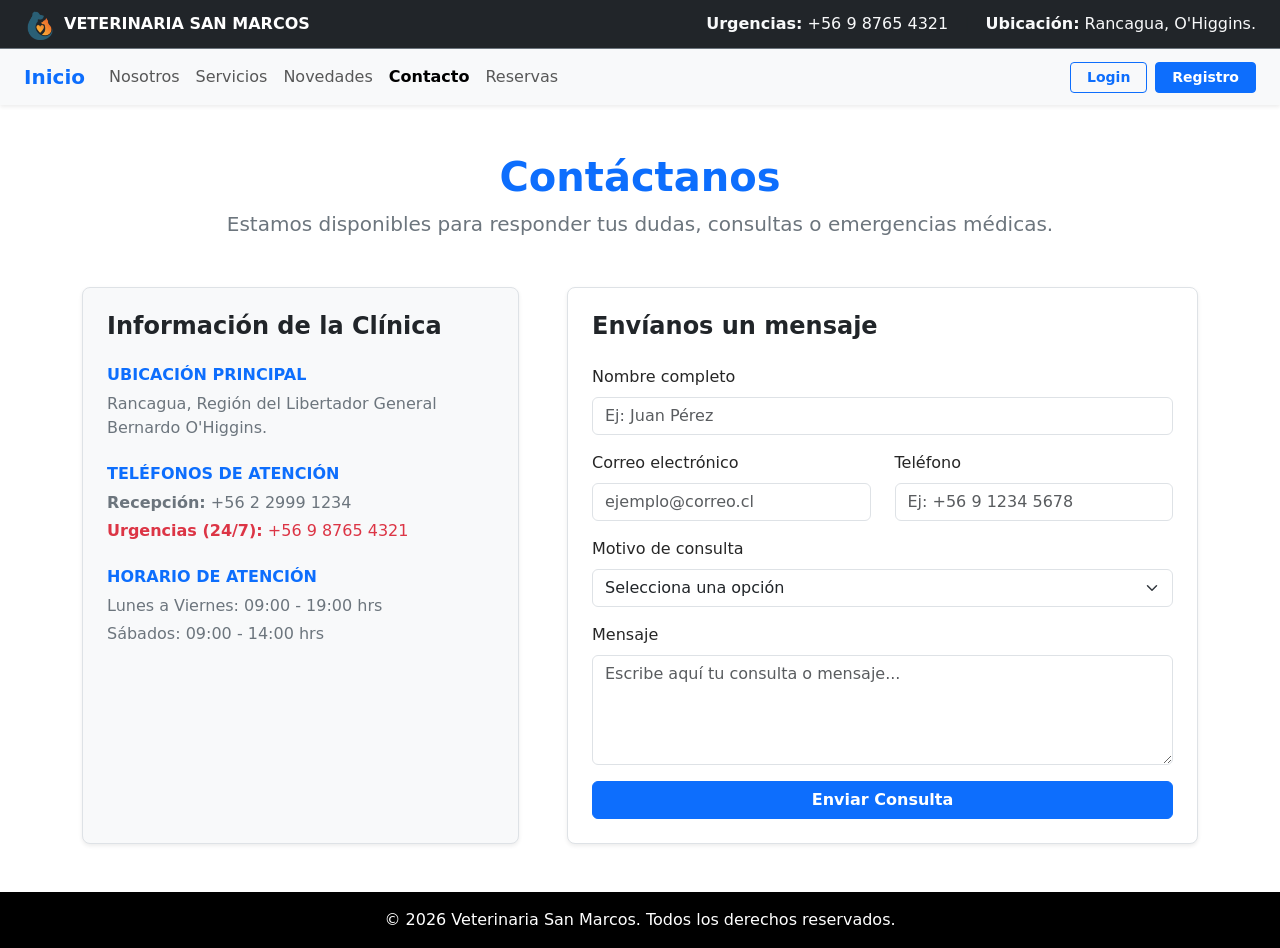
<file: contacto.html>
<!DOCTYPE html>
<html lang="es">
<head>
  <meta charset="UTF-8">
  <meta name="viewport" content="width=device-width, initial-scale=1.0">
  <!-- CDN de Bootstrap 5 -->
  <link href="https://cdn.jsdelivr.net/npm/bootstrap@5.3.3/dist/css/bootstrap.min.css" rel="stylesheet">
  <!-- CSS personalizado -->
  <link rel="stylesheet" href="style_nos.css">
  <link rel="stylesheet" href="style.css">
  <title>Contacto - Veterinaria San Marcos</title>
</head>

<body class="d-flex flex-column min-vh-100">
  
  <main class="flex-grow-1">
    
    <!-- TOPBAR -->
    <div class="bg-dark text-white py-2 border-bottom border-secondary">
      <div class="container-fluid px-4">
        <div class="d-flex flex-wrap align-items-center justify-content-between gap-2 gap-md-3">
          
          <!-- Logo e Identidad -->
          <a href="index.html" class="d-flex align-items-center text-decoration-none text-white">
            <img src="images/index/Stylized Logo with Dog and Cat Silhouette.png" alt="Logo San Marcos" height="32" class="me-2">
            <span class="fw-bold fs-6 text-uppercase tracking-wide">Veterinaria San Marcos</span>
          </a>

          <!-- Información de contacto rápida -->
          <div class="d-flex flex-wrap align-items-center gap-2 gap-md-3 fs-6 text-light">
            <span><strong>Urgencias:</strong> +56 9 8765 4321</span>
            <span class="text-muted d-none d-sm-inline">|</span>
            <span><strong>Ubicación:</strong> Rancagua, O'Higgins.</span>
          </div>

        </div>
      </div>
    </div>

    <!-- NAVBAR -->
    <nav class="navbar navbar-expand-lg bg-body-tertiary shadow-sm">
      <div class="container-fluid px-4">
        <a class="navbar-brand fw-bold text-primary" href="index.html">Inicio</a>
        
        <button class="navbar-toggler" type="button" data-bs-toggle="collapse" data-bs-target="#navbarNav" aria-controls="navbarNav" aria-expanded="false" aria-label="Toggle navigation">
          <span class="navbar-toggler-icon"></span>
        </button>

        <div class="collapse navbar-collapse" id="navbarNav">
          <!-- menu principal -->
          <ul class="navbar-nav me-auto">
            <li class="nav-item">
              <a class="nav-link" href="nosotros.html">Nosotros</a>
            </li>
            <li class="nav-item">
              <a class="nav-link" href="servicios.html">Servicios</a>
            </li>
            <li class="nav-item">
              <a class="nav-link" href="novedades.html">Novedades</a>
            </li>
            <li class="nav-item">
              <a class="nav-link active fw-bold" href="contacto.html">Contacto</a>
            </li>
            <li class="nav-item">
              <a class="nav-link" href="reservas.html">Reservas</a>
            </li>
          </ul>

          <!-- Botones (usuario) a la derecha -->
          <div class="d-flex gap-2 mt-2 mt-lg-0">
            <a href="login.html" class="btn btn-outline-primary btn-sm fw-bold px-3">Login</a>
            <a href="registro.html" class="btn btn-primary btn-sm fw-bold px-3">Registro</a>
          </div>
        </div>
      </div>
    </nav>

    <!-- SEC CONTACTO -->
    <section class="container my-5">
      
      <!-- Encabezado -->
      <header class="text-center mb-5">
        <h1 class="titulo-principal fw-bold text-primary">Contáctanos</h1>
        <p class="text-secondary fs-5">Estamos disponibles para responder tus dudas, consultas o emergencias médicas.</p>
      </header>

      <div class="row g-5">
        
        <!-- COLUMNA IZQUIERDA info-->
        <div class="col-lg-5">
          <div class="bg-light p-4 rounded-3 border shadow-sm h-100">
            <h2 class="h4 fw-bold text-dark mb-4">Información de la Clínica</h2>
            
            <div class="mb-4">
              <h3 class="h6 fw-bold text-primary text-uppercase">Ubicación Principal</h3>
              <p class="text-secondary mb-0">Rancagua, Región del Libertador General Bernardo O'Higgins.</p>
            </div>

            <div class="mb-4">
              <h3 class="h6 fw-bold text-primary text-uppercase">Teléfonos de Atención</h3>
              <p class="text-secondary mb-1"><strong>Recepción:</strong> +56 2 2999 1234</p>
              <p class="text-danger mb-0"><strong>Urgencias (24/7):</strong> +56 9 8765 4321</p>
            </div>

            <div class="mb-4">
              <h3 class="h6 fw-bold text-primary text-uppercase">Horario de Atención</h3>
              <p class="text-secondary mb-1">Lunes a Viernes: 09:00 - 19:00 hrs</p>
              <p class="text-secondary mb-0">Sábados: 09:00 - 14:00 hrs</p>
            </div>
            
          </div>
        </div>

        <!--  FORMULARIO DE CONTACTO -->
        <div class="col-lg-7">
          <div class="p-4 border rounded-3 shadow-sm bg-white">
            <h2 class="h4 fw-bold text-dark mb-4">Envíanos un mensaje</h2>

            <form id="form-contacto" novalidate>
              
              <div class="mb-3">
                <label for="nombreContacto" class="form-label">Nombre completo</label>
                <input type="text" class="form-control" id="nombreContacto" placeholder="Ej: Juan Pérez" required>
              </div>

              <div class="row">
                <div class="col-md-6 mb-3">
                  <label for="correoContacto" class="form-label">Correo electrónico</label>
                  <input type="email" class="form-control" id="correoContacto" placeholder="ejemplo@correo.cl" required>
                </div>
                <div class="col-md-6 mb-3">
                  <label for="telefonoContacto" class="form-label">Teléfono</label>
                  <input type="tel" class="form-control" id="telefonoContacto" placeholder="Ej: +56 9 1234 5678">
                </div>
              </div>

              <div class="mb-3">
                <label for="asuntoContacto" class="form-label">Motivo de consulta</label>
                <select class="form-select" id="asuntoContacto" required>
                  <option value="" selected disabled hidden>Selecciona una opción</option>
                  <option value="General">Consulta General</option>
                  <option value="Urgencia">Consulta sobre Urgencias</option>
                  <option value="Presupuesto">Presupuesto de procedimientos</option>
                  <option value="Sugerencia">Sugerencias o Comentarios</option>
                </select>
              </div>

              <div class="mb-3">
                <label for="mensajeContacto" class="form-label">Mensaje</label>
                <textarea class="form-control" id="mensajeContacto" rows="4" placeholder="Escribe aquí tu consulta o mensaje..." required></textarea>
              </div>

              <button type="submit" class="btn btn-primary fw-bold w-100">Enviar Consulta</button>
            </form>
          </div>
        </div>

      </div>

    </section>

  </main>

  <!-- FOOTER -->
  <footer class="text-white text-center p-3 mt-auto" style="background-color: #000000;">
    <p class="mb-0">&copy; 2026 Veterinaria San Marcos. Todos los derechos reservados.</p>
  </footer>

  <!-- Bootstrap JS Bundle -->
  <script src="https://cdn.jsdelivr.net/npm/bootstrap@5.3.3/dist/js/bootstrap.bundle.min.js"></script>

  <script src="main.js"></script>
</body>
</html>
</file>
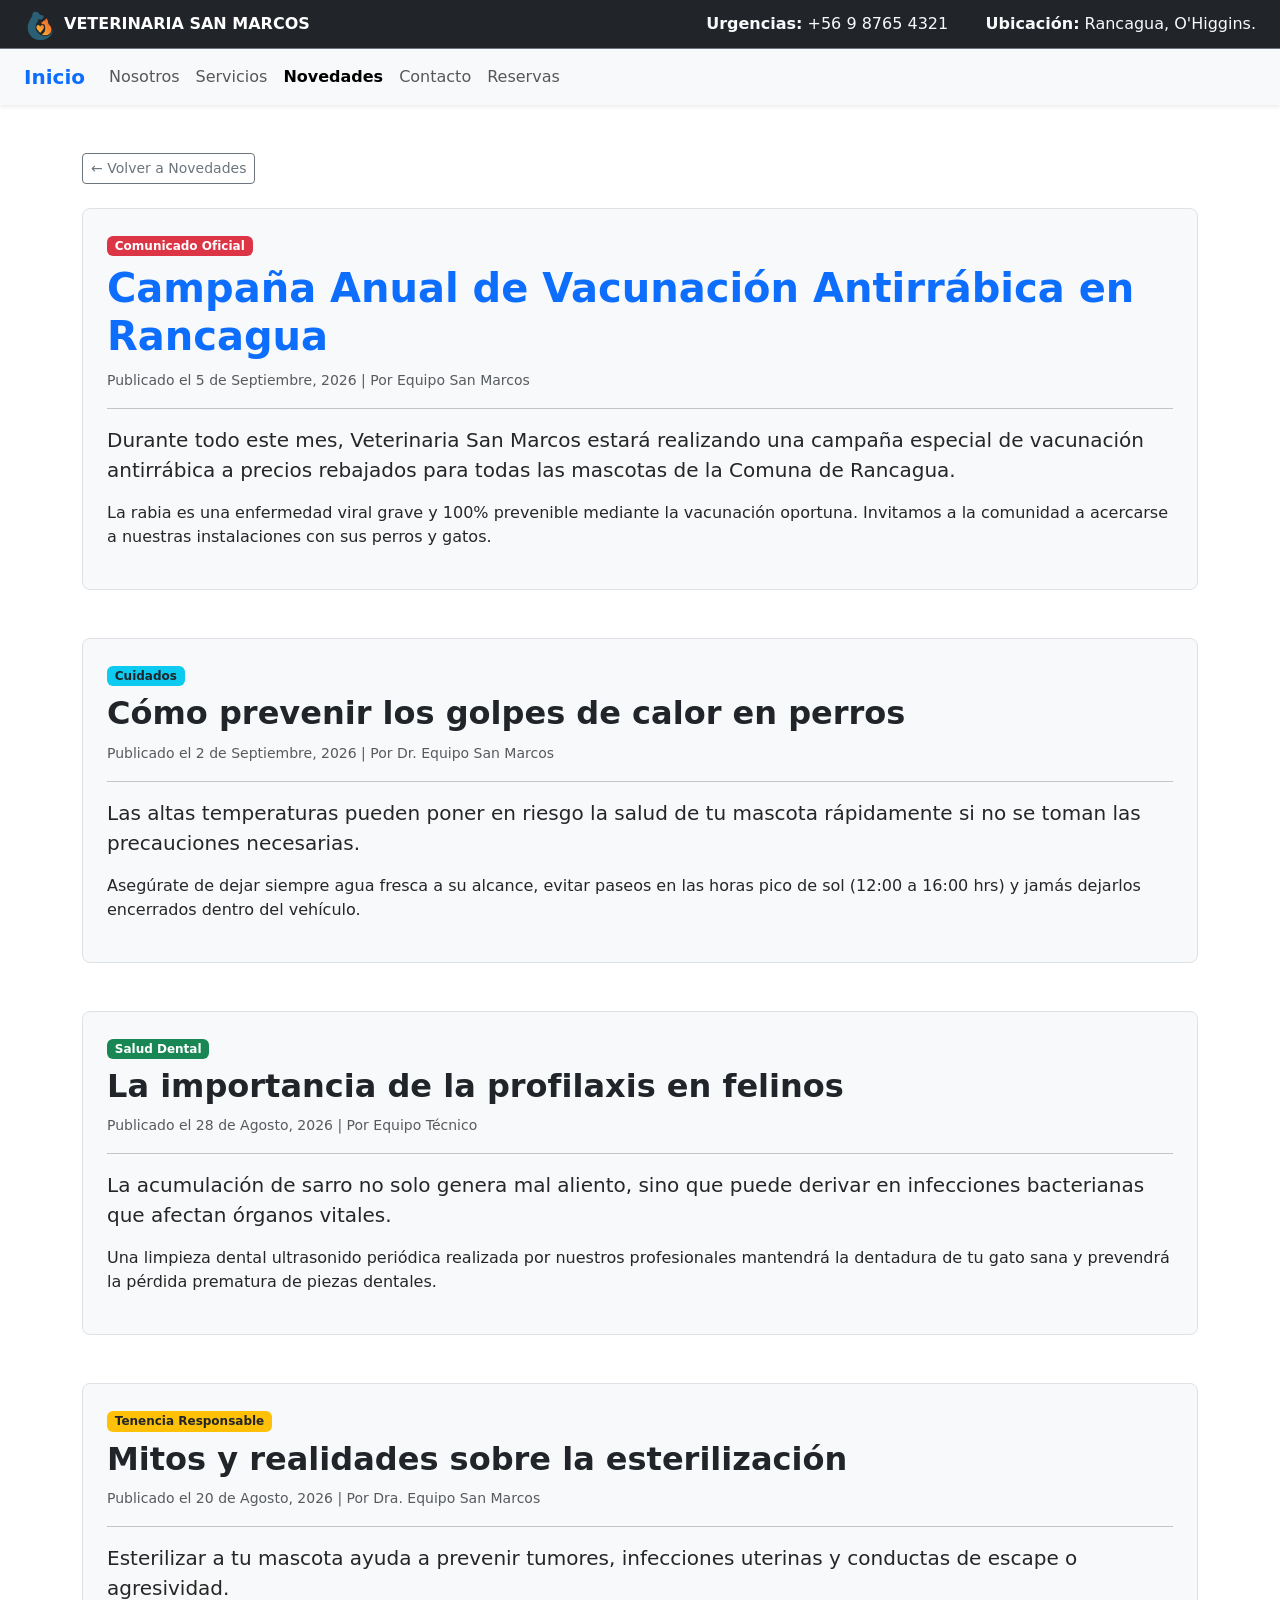
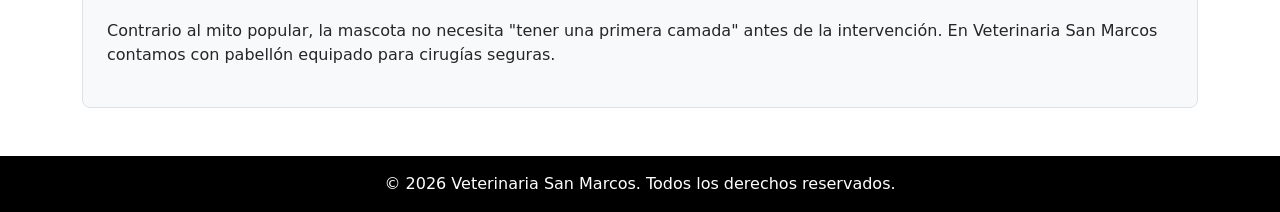
<file: detalle-noticia.html>
<!DOCTYPE html>
<html lang="es">
<head>
  <meta charset="UTF-8">
  <meta name="viewport" content="width=device-width, initial-scale=1.0">
  <link href="https://cdn.jsdelivr.net/npm/bootstrap@5.3.3/dist/css/bootstrap.min.css" rel="stylesheet">
  <link rel="stylesheet" href="style_nos.css">
  <link rel="stylesheet" href="style.css">
  <title>Detalle de Noticias - Veterinaria San Marcos</title>
</head>

<body class="d-flex flex-column min-vh-100">
  
  <main class="flex-grow-1">
    
    <!-- TOPBAR Y navbar -->
    <div class="bg-dark text-white py-2 border-bottom border-secondary">
      <div class="container-fluid px-4">
        <div class="d-flex flex-wrap align-items-center justify-content-between gap-2 gap-md-3">
          <a href="index.html" class="d-flex align-items-center text-decoration-none text-white">
            <img src="images/index/Stylized Logo with Dog and Cat Silhouette.png" alt="Logo San Marcos" height="32" class="me-2">
            <span class="fw-bold fs-6 text-uppercase tracking-wide">Veterinaria San Marcos</span>
          </a>
          <div class="d-flex flex-wrap align-items-center gap-2 gap-md-3 fs-6 text-light">
            <span><strong>Urgencias:</strong> +56 9 8765 4321</span>
            <span class="text-muted d-none d-sm-inline">|</span>
            <span><strong>Ubicación:</strong> Rancagua, O'Higgins.</span>
          </div>
        </div>
      </div>
    </div>

    <nav class="navbar navbar-expand-lg bg-body-tertiary shadow-sm">
      <div class="container-fluid px-4">
        <a class="navbar-brand fw-bold text-primary" href="index.html">Inicio</a>
        <button class="navbar-toggler" type="button" data-bs-toggle="collapse" data-bs-target="#navbarNav">
          <span class="navbar-toggler-icon"></span>
        </button>
        <div class="collapse navbar-collapse" id="navbarNav">
          <ul class="navbar-nav me-auto">
            <li class="nav-item"><a class="nav-link" href="nosotros.html">Nosotros</a></li>
            <li class="nav-item"><a class="nav-link" href="servicios.html">Servicios</a></li>
            <li class="nav-item"><a class="nav-link active fw-bold" href="novedades.html">Novedades</a></li>
            <li class="nav-item"><a class="nav-link" href="contacto.html">Contacto</a></li>
            <li class="nav-item"><a class="nav-link" href="reservas.html">Reservas</a></li>
          </ul>
        </div>
      </div>
    </nav>

    <!-- CONTENIDO ANCLAS (IDs) -->
    <section class="container my-5">
      
      <a href="novedades.html" class="btn btn-outline-secondary btn-sm mb-4">&larr; Volver a Novedades</a>

      <!-- ARTCAMPAÑA VACUNACIÓN -->
      <article id="campana-vacunacion" class="p-4 mb-5 bg-light rounded-3 border">
        <span class="badge bg-danger mb-2">Comunicado Oficial</span>
        <h1 class="fw-bold text-primary">Campaña Anual de Vacunación Antirrábica en Rancagua</h1>
        <p class="text-muted"><small>Publicado el 5 de Septiembre, 2026 | Por Equipo San Marcos</small></p>
        <hr>
        <p class="fs-5">
          Durante todo este mes, Veterinaria San Marcos estará realizando una campaña especial de vacunación antirrábica a precios rebajados para todas las mascotas de la Comuna de Rancagua.
        </p>
        <p>
          La rabia es una enfermedad viral grave y 100% prevenible mediante la vacunación oportuna. Invitamos a la comunidad a acercarse a nuestras instalaciones con sus perros y gatos.
        </p>
      </article>

      <!-- ARTGOLPES DE CALOR -->
      <article id="golpes-de-calor" class="p-4 mb-5 bg-light rounded-3 border">
        <span class="badge bg-info text-dark mb-2">Cuidados</span>
        <h2 class="fw-bold text-dark">Cómo prevenir los golpes de calor en perros</h2>
        <p class="text-muted"><small>Publicado el 2 de Septiembre, 2026 | Por Dr. Equipo San Marcos</small></p>
        <hr>
        <p class="fs-5">
          Las altas temperaturas pueden poner en riesgo la salud de tu mascota rápidamente si no se toman las precauciones necesarias.
        </p>
        <p>
          Asegúrate de dejar siempre agua fresca a su alcance, evitar paseos en las horas pico de sol (12:00 a 16:00 hrs) y jamás dejarlos encerrados dentro del vehículo.
        </p>
      </article>

      <!-- ART PROFILAXIS -->
      <article id="profilaxis-felina" class="p-4 mb-5 bg-light rounded-3 border">
        <span class="badge bg-success mb-2">Salud Dental</span>
        <h2 class="fw-bold text-dark">La importancia de la profilaxis en felinos</h2>
        <p class="text-muted"><small>Publicado el 28 de Agosto, 2026 | Por Equipo Técnico</small></p>
        <hr>
        <p class="fs-5">
          La acumulación de sarro no solo genera mal aliento, sino que puede derivar en infecciones bacterianas que afectan órganos vitales.
        </p>
        <p>
          Una limpieza dental ultrasonido periódica realizada por nuestros profesionales mantendrá la dentadura de tu gato sana y prevendrá la pérdida prematura de piezas dentales.
        </p>
      </article>

      <!-- art4 esterilizacion -->
      <article id="mitos-esterilizacion" class="p-4 mb-5 bg-light rounded-3 border">
        <span class="badge bg-warning text-dark mb-2">Tenencia Responsable</span>
        <h2 class="fw-bold text-dark">Mitos y realidades sobre la esterilización</h2>
        <p class="text-muted"><small>Publicado el 20 de Agosto, 2026 | Por Dra. Equipo San Marcos</small></p>
        <hr>
        <p class="fs-5">
          Esterilizar a tu mascota ayuda a prevenir tumores, infecciones uterinas y conductas de escape o agresividad.
        </p>
        <p>
          Contrario al mito popular, la mascota no necesita "tener una primera camada" antes de la intervención. En Veterinaria San Marcos contamos con pabellón equipado para cirugías seguras.
        </p>
      </article>

    </section>

  </main>

  <!-- FOOTER -->
  <footer class="text-white text-center p-3 mt-auto" style="background-color: #000000;">
    <p class="mb-0">&copy; 2026 Veterinaria San Marcos. Todos los derechos reservados.</p>
  </footer>

  <script src="https://cdn.jsdelivr.net/npm/bootstrap@5.3.3/dist/js/bootstrap.bundle.min.js"></script>

  <script src="main.js"></script>
</body>
</html>
</file>
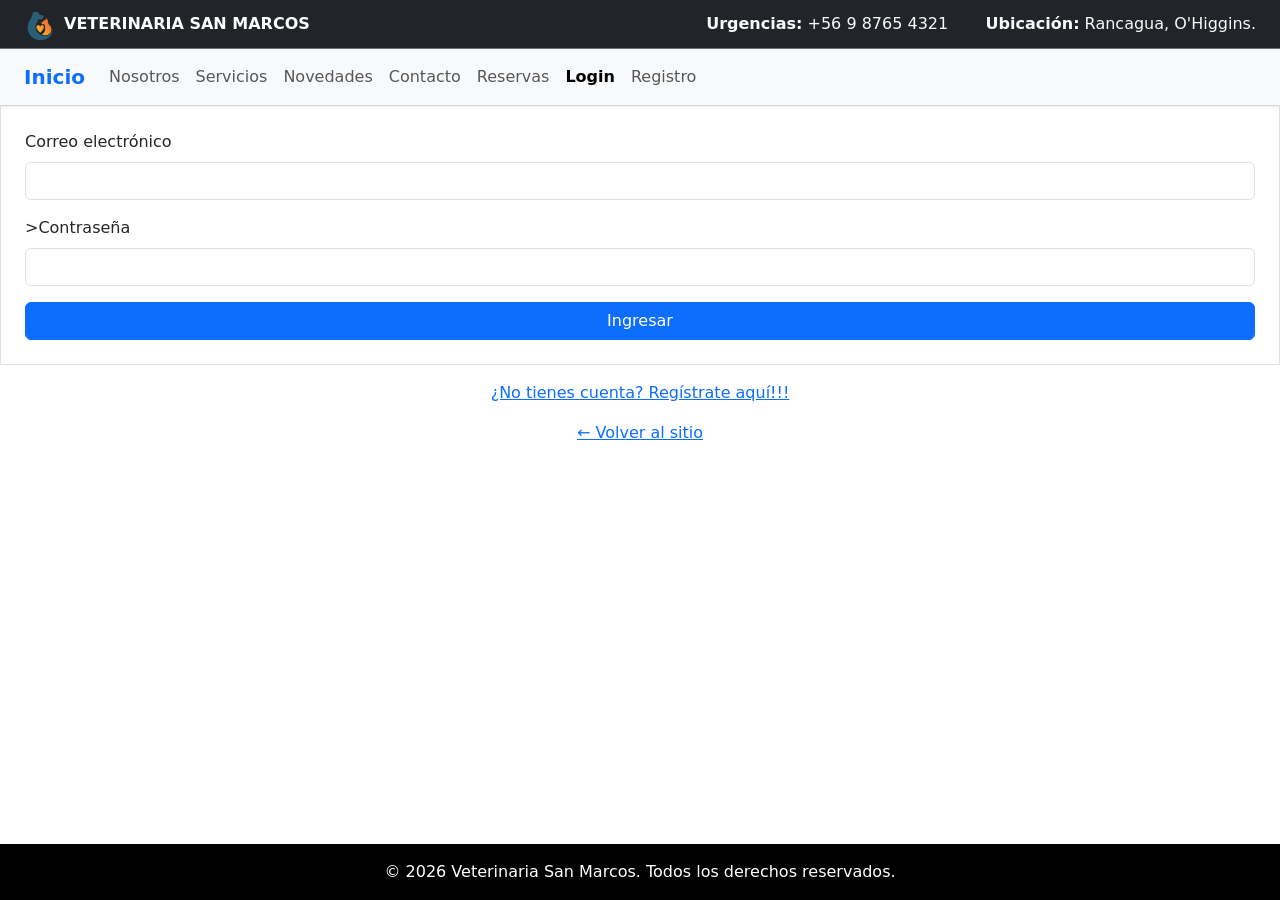
<file: index-admin.html>
<!DOCTYPE html>
<html lang="es">
<head>
  <meta charset="UTF-8">
  <meta name="viewport" content="width=device-width, initial-scale=1.0">
  <!-- CDN de Bootstrap 5 -->
  <link href="https://cdn.jsdelivr.net/npm/bootstrap@5.3.3/dist/css/bootstrap.min.css" rel="stylesheet">
  <!-- Estilos personalizados -->
  <link rel="stylesheet" href="style_nos.css">
  <link rel="stylesheet" href="style.css">
  <title>Panel de Administración - Veterinaria San Marcos</title>
</head>

<body class="d-flex flex-column min-vh-100">
  
  <main class="flex-grow-1">
    
    <!-- Topbar Identificadora -->
    <div class="bg-dark text-white py-2 border-bottom border-secondary">
      <div class="container-fluid px-4">
        <div class="d-flex flex-wrap align-items-center justify-content-between gap-2 gap-md-3">
          
          <!-- Logo e Identidad -->
          <a href="index-admin.html" class="d-flex align-items-center text-decoration-none text-white">
            <img src="images/index/Stylized Logo with Dog and Cat Silhouette.png" alt="Logo San Marcos" height="32" class="me-2">
            <span class="fw-bold fs-6 text-uppercase tracking-wide">Veterinaria San Marcos | Panel Admin</span>
          </a>

          <!-- Información del sistema -->
          <div class="d-flex flex-wrap align-items-center gap-2 gap-md-3 fs-6 text-light">
            <span class="badge bg-danger text-uppercase">Modo Administrador</span>
            <span class="text-muted d-none d-sm-inline">|</span>
            <span><strong>Ubicación:</strong> Rancagua, O'Higgins.</span>
          </div>

        </div>
      </div>
    </div>

    <!-- Navbar exclusivo de Administración -->
    <nav class="navbar navbar-expand-lg navbar-dark bg-dark shadow-sm border-bottom border-secondary">
      <div class="container-fluid px-4">
        
        <a class="navbar-brand fw-bold text-danger" href="index-admin.html">Admin Panel</a>
        
        <button class="navbar-toggler" type="button" data-bs-toggle="collapse" data-bs-target="#navbarNavAdmin" aria-controls="navbarNavAdmin" aria-expanded="false" aria-label="Toggle navigation">
          <span class="navbar-toggler-icon"></span>
        </button>

        <div class="collapse navbar-collapse" id="navbarNavAdmin">
          
          <!-- Opciones exclusivas de Administración -->
          <ul class="navbar-nav me-auto">
           
            <li class="nav-item">
              <a class="nav-link" href="servicios-admin.html">Mantenedor de Servicios</a>
            </li>
            <li class="nav-item">
              <a class="nav-link" href="usuarios-admin.html">Mantenedor de Usuarios</a>
            </li>
            <li class="nav-item">
              <a class="nav-link" href="reservas-admin.html">Gestión de Reservas</a>
            </li>
          </ul>

          <!-- Enlace al sitio público -->
          <div class="d-flex gap-2 mt-2 mt-lg-0 align-items-center">
            <a href="index.html" class="btn btn-outline-light btn-sm fw-bold px-3">
              Ver Sitio Público
            </a>
          </div>

        </div>
      </div>
    </nav>

    <!-- Sección principal del Dashboard -->
    <section class="container my-5">
      <div class="p-4 mb-4 bg-body-tertiary rounded-3 border">
        <h1 class="fw-bold">Bienvenido al Panel de Control</h1>
        <p class="lead mb-0">Desde aquí puedes gestionar los servicios, usuarios y las reservas médicas de la veterinaria.</p>
      </div>

      <!-- Tarjetas de acceso rápido -->
      <div class="row g-4">
        <div class="col-md-4">
          <div class="card h-100 shadow-sm border-0">
            <div class="card-body">
              <h5 class="card-title fw-bold">Gestión de Servicios</h5>
              <p class="card-text text-muted">Añade, edita o elimina servicios veterinarios disponibles.</p>
              <a href="servicios-admin.html" class="btn btn-primary btn-sm fw-bold">Ir a Servicios</a>
            </div>
          </div>
        </div>

        <div class="col-md-4">
          <div class="card h-100 shadow-sm border-0">
            <div class="card-body">
              <h5 class="card-title fw-bold">Gestión de Usuarios</h5>
              <p class="card-text text-muted">Administra los roles, clientes y personal registrado.</p>
              <a href="usuarios-admin.html" class="btn btn-primary btn-sm fw-bold">Ir a Usuarios</a>
            </div>
          </div>
        </div>

        <div class="col-md-4">
          <div class="card h-100 shadow-sm border-0">
            <div class="card-body">
              <h5 class="card-title fw-bold">Gestión de Reservas</h5>
              <p class="card-text text-muted">Revisa las horas agendadas y gestiona los estados de atención.</p>
              <a href="reservas-admin.html" class="btn btn-primary btn-sm fw-bold">Ir a Reservas</a>
            </div>
          </div>
        </div>
      </div>
    </section>

  </main>

  <!-- Footer -->
  <footer class="text-white text-center p-3 mt-auto" style="background-color: #000000;">
    <p class="mb-0">&copy; 2026 Veterinaria San Marcos. Todos los derechos reservados.</p>
  </footer>

  <!-- Scripts -->
  <script src="https://cdn.jsdelivr.net/npm/bootstrap@5.3.3/dist/js/bootstrap.bundle.min.js"></script>
  <script src="main.js"></script>
  <script src="admin.js"></script>
</body>
</html>
</file>
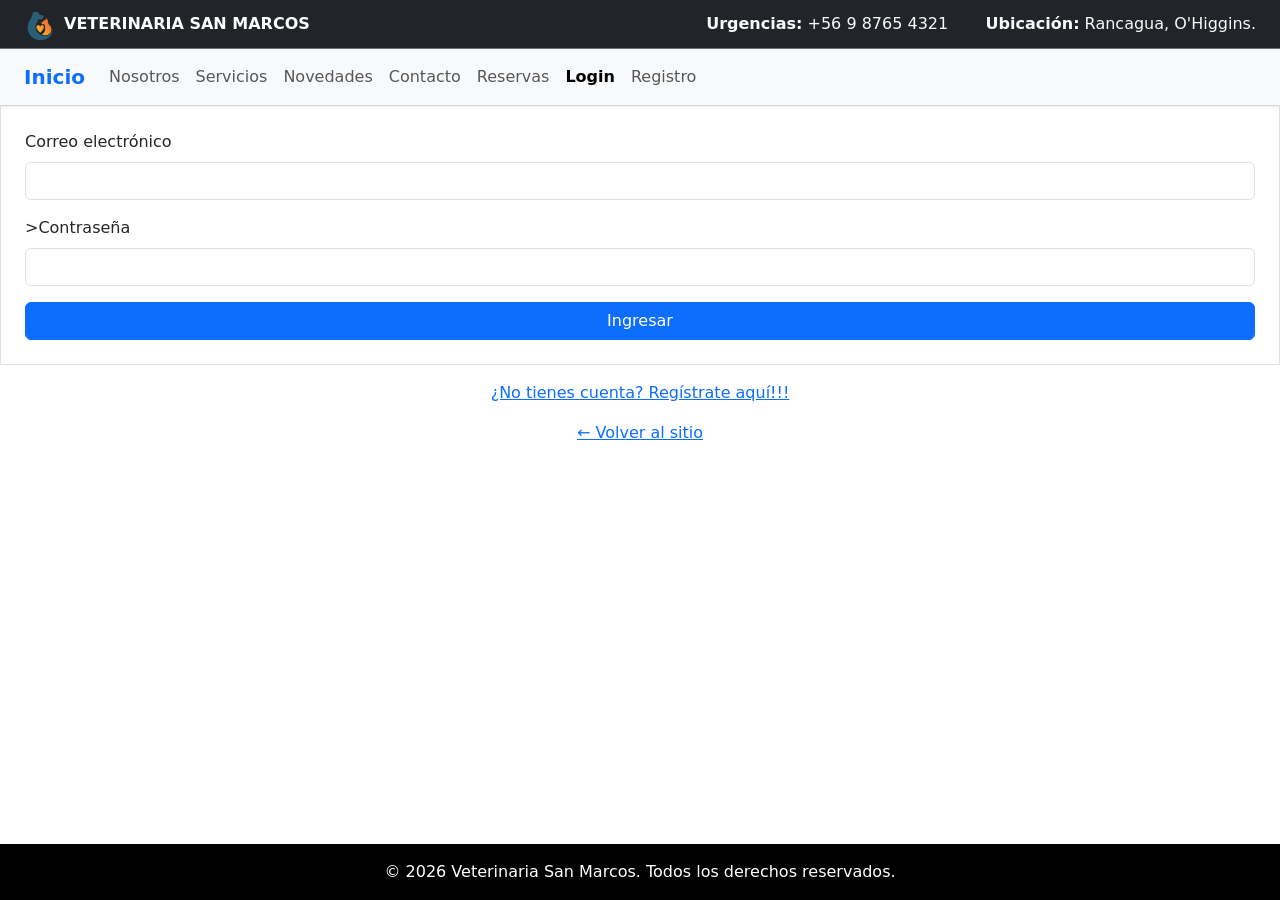
<file: login.html>
<!DOCTYPE html>
<html lang="es">
<head>
  <meta charset="UTF-8">
  <meta name="viewport" content="width=device-width, initial-scale=1.0">
  <!-- CDN de Bootstrap 5 -->
  <link href="https://cdn.jsdelivr.net/npm/bootstrap@5.3.3/dist/css/bootstrap.min.css" rel="stylesheet">
  <!-- Tu CSS personalizado -->
  <link rel="stylesheet" href="style_nos.css">
  <link rel="stylesheet" href="style.css">
  <title>Login - Veterinaria San Marcos</title>
</head>

<body class="d-flex flex-column min-vh-100">
  
  <main class="flex-grow-1">
    
    <!-- topbar-->
    <div class="bg-dark text-white py-2 border-bottom border-secondary">
      <div class="container-fluid px-4">
        <div class="d-flex flex-wrap align-items-center justify-content-between gap-2 gap-md-3">
          
          <!-- logo e identidad -->
          <a href="index.html" class="d-flex align-items-center text-decoration-none text-white">
            <img src="images/index/Stylized Logo with Dog and Cat Silhouette.png" alt="Logo San Marcos" height="32" class="me-2">
            <span class="fw-bold fs-6 text-uppercase tracking-wide">Veterinaria San Marcos</span>
          </a>

          <!-- infor de contacto-->
          <div class="d-flex flex-wrap align-items-center gap-2 gap-md-3 fs-6 text-light">
            <span><strong>Urgencias:</strong> +56 9 8765 4321</span>
            <span class="text-muted d-none d-sm-inline">|</span>
            <span><strong>Ubicación:</strong> Rancagua, O'Higgins.</span>
          </div>

        </div>
      </div>
    </div>

    <!-- navbar de boostrap -->
    <nav class="navbar navbar-expand-lg bg-body-tertiary shadow-sm">
      <div class="container-fluid px-4">
        <a class="navbar-brand fw-bold text-primary" href="index.html">Inicio</a>
        
        <button class="navbar-toggler" type="button" data-bs-toggle="collapse" data-bs-target="#navbarNav" aria-controls="navbarNav" aria-expanded="false" aria-label="Toggle navigation">
          <span class="navbar-toggler-icon"></span>
        </button>

        <div class="collapse navbar-collapse" id="navbarNav">
          <ul class="navbar-nav me-auto">
            <li class="nav-item">
              <a class="nav-link" href="nosotros.html">Nosotros</a>
            </li>
            <li class="nav-item">
              <a class="nav-link" href="servicios.html">Servicios</a>
            </li>
            <li class="nav-item">
              <a class="nav-link" href="novedades.html">Novedades</a>
            </li>
            <li class="nav-item">
              <a class="nav-link" href="contacto.html">Contacto</a>
            </li>
            <li class="nav-item">
              <a class="nav-link" href="reservas.html">Reservas</a>
            </li>
            <li class="nav-item">
              <a class="nav-link active fw-bold" href="login.html">Login</a>
            </li>
            <li class="nav-item">
              <a class="nav-link" href="registro.html">Registro</a>
            </li>
          </ul>    
        </div>
      </div>
    </nav>

<!-------------------------------------------------------------------------->
    <form id="form-login" onsubmit="validarLogin(event)" novalidate class="p-4 border">
        <div class="mb-3">
            <label for="correo" class="form-label">
                Correo electrónico
            </label>
            <input type="text" class="form-control" id="correo" maxlength="100">
        </div>

        <div class="mb-3">
            <label for="clave" class="form-label">
                >Contraseña
            </label>
            <input type="password" class="form-control" id="clave" maxlength="10">
        </div>

        <p id="mensaje-login"></p>
        <button type="submit" class="btn btn-primary w-100">
            Ingresar
        </button>
    </form>

      <p class="text-center mt-3">
        <a href="registro.html">¿No tienes cuenta? Regístrate aquí!!!</a>
      </p>
      <p class="text-center">
        <a href="index.html">&larr; Volver al sitio</a>
      </p>
    </div>
  </main>
<!-------------------------------------------------------------------------->

  <!-- footer-->
  <footer class="text-white text-center p-3 mt-auto" style="background-color: #000000;">
    <p class="mb-0">&copy; 2026 Veterinaria San Marcos. Todos los derechos reservados.</p>
  </footer>

  <!-- link de boostrap-->
  <script src="https://cdn.jsdelivr.net/npm/bootstrap@5.3.3/dist/js/bootstrap.bundle.min.js"></script>
  <script src="login.js"></script>
</body>
</html>
</file>
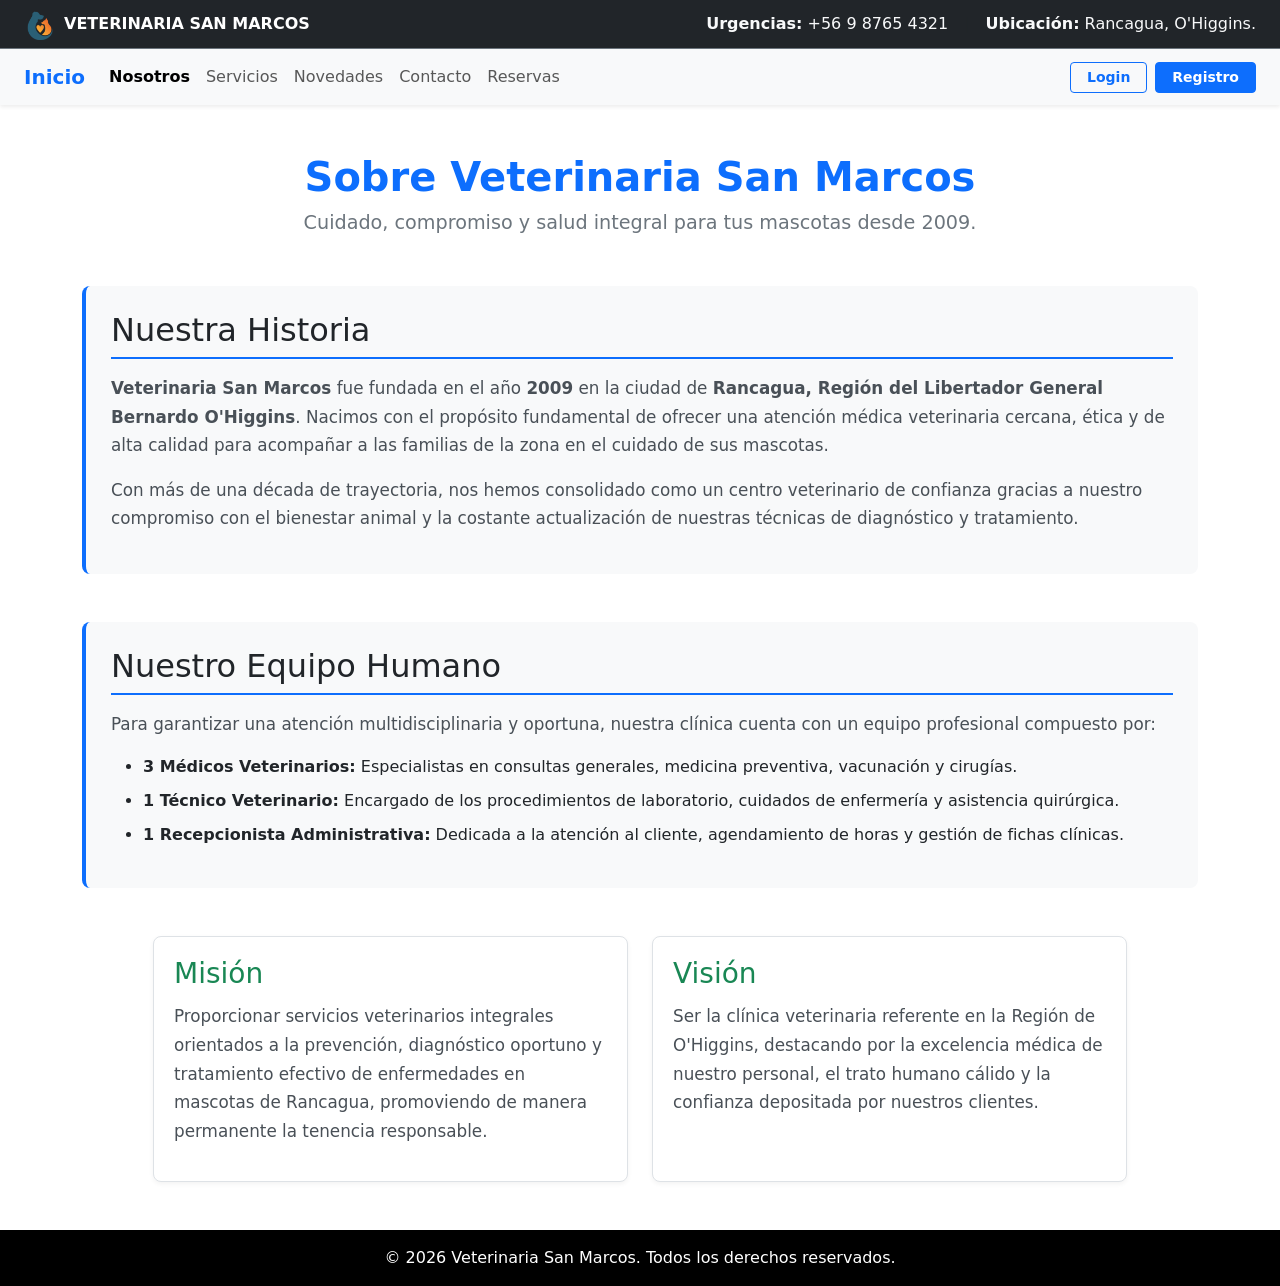
<file: nosotros.html>
<!DOCTYPE html>
<html lang="es">
<head>
  <meta charset="UTF-8">
  <meta name="viewport" content="width=device-width, initial-scale=1.0">
  <!-- CDN de Bootstrap 5 -->
  <link href="https://cdn.jsdelivr.net/npm/bootstrap@5.3.3/dist/css/bootstrap.min.css" rel="stylesheet">
  <!-- Tu CSS personalizado -->
  <link rel="stylesheet" href="style_nos.css">
  <title>Nosotros - Veterinaria San Marcos</title>
</head>

<body class="d-flex flex-column min-vh-100">
  
  <main class="flex-grow-1">
    
    <!-- topbar-->
    <div class="bg-dark text-white py-2 border-bottom border-secondary">
      <div class="container-fluid px-4">
        <div class="d-flex flex-wrap align-items-center justify-content-between gap-2 gap-md-3">
          
          <!-- logo e identidad -->
          <a href="index.html" class="d-flex align-items-center text-decoration-none text-white">
            <img src="images/index/Stylized Logo with Dog and Cat Silhouette.png" alt="Logo San Marcos" height="32" class="me-2">
            <span class="fw-bold fs-6 text-uppercase tracking-wide">Veterinaria San Marcos</span>
          </a>

          <!-- infor de contacto-->
          <div class="d-flex flex-wrap align-items-center gap-2 gap-md-3 fs-6 text-light">
            <span><strong>Urgencias:</strong> +56 9 8765 4321</span>
            <span class="text-muted d-none d-sm-inline">|</span>
            <span><strong>Ubicación:</strong> Rancagua, O'Higgins.</span>
          </div>

        </div>
      </div>
    </div>

    <!-- navbar de boostrap -->
    <nav class="navbar navbar-expand-lg bg-body-tertiary shadow-sm">
      <div class="container-fluid px-4">
        <a class="navbar-brand fw-bold text-primary" href="index.html">Inicio</a>
        
        <button class="navbar-toggler" type="button" data-bs-toggle="collapse" data-bs-target="#navbarNav" aria-controls="navbarNav" aria-expanded="false" aria-label="Toggle navigation">
          <span class="navbar-toggler-icon"></span>
        </button>

        <div class="collapse navbar-collapse" id="navbarNav">
          <ul class="navbar-nav me-auto">
            <li class="nav-item">
              <a class="nav-link active fw-bold" href="nosotros.html">Nosotros</a>
            </li>
            <li class="nav-item">
              <a class="nav-link" href="servicios.html">Servicios</a>
            </li>
            <li class="nav-item">
              <a class="nav-link" href="novedades.html">Novedades</a>
            </li>
            <li class="nav-item">
              <a class="nav-link" href="contacto.html">Contacto</a>
            </li>
            <li class="nav-item">
              <a class="nav-link" href="reservas.html">Reservas</a>
            </li>
          </ul>
          <!-- Botones de usuario alineados a la derecha -->
      <div class="d-flex gap-2 mt-2 mt-lg-0">
        <!-- Botón Login: Contorno azul -->
        <a href="login.html" class="btn btn-outline-primary btn-sm fw-bold px-3">
          Login
        </a>
        
        <!-- Botón Registro: Fondo azul sólido -->
        <a href="registro.html" class="btn btn-primary btn-sm fw-bold px-3">
          Registro
        </a>
      </div>

         
          
        </div>
      </div>
    </nav>

    <!-- seccion de nosotros -->
    <section class="container my-5">
      
      <!-- encabezado -->
      <header class="encabezado-nosotros text-center mb-5">
        <h1 class="titulo-principal">Sobre Veterinaria San Marcos</h1>
        <p class="subtitulo-nosotros">Cuidado, compromiso y salud integral para tus mascotas desde 2009.</p>
      </header>

      <!-- historia-->
      <article class="bloque-historia mb-5">
        <h2 class="titulo-seccion">Nuestra Historia</h2>
        <p class="texto-parrafo">
          <strong>Veterinaria San Marcos</strong> fue fundada en el año <strong>2009</strong> en la ciudad de <strong>Rancagua, Región del Libertador General Bernardo O'Higgins</strong>. Nacimos con el propósito fundamental de ofrecer una atención médica veterinaria cercana, ética y de alta calidad para acompañar a las familias de la zona en el cuidado de sus mascotas.
        </p>
        <p class="texto-parrafo">
          Con más de una década de trayectoria, nos hemos consolidado como un centro veterinario de confianza gracias a nuestro compromiso con el bienestar animal y la costante actualización de nuestras técnicas de diagnóstico y tratamiento.
        </p>
      </article>

      <!-- trabajo -->
      <article class="bloque-equipo mb-5">
        <h2 class="titulo-seccion">Nuestro Equipo Humano</h2>
        <p class="texto-parrafo">
          Para garantizar una atención multidisciplinaria y oportuna, nuestra clínica cuenta con un equipo profesional compuesto por:
        </p>
        <ul class="lista-equipo">
          <li><strong>3 Médicos Veterinarios:</strong> Especialistas en consultas generales, medicina preventiva, vacunación y cirugías.</li>
          <li><strong>1 Técnico Veterinario:</strong> Encargado de los procedimientos de laboratorio, cuidados de enfermería y asistencia quirúrgica.</li>
          <li><strong>1 Recepcionista Administrativa:</strong> Dedicada a la atención al cliente, agendamiento de horas y gestión de fichas clínicas.</li>
        </ul>
      </article>

      <!-- mision/vision -->
      <section class="bloque-valores row gap-4 justify-content-center">
        <article class="col-md-5 tarjeta-mision">
          <h3 class="titulo-subseccion">Misión</h3>
          <p class="texto-parrafo">
            Proporcionar servicios veterinarios integrales orientados a la prevención, diagnóstico oportuno y tratamiento efectivo de enfermedades en mascotas de Rancagua, promoviendo de manera permanente la tenencia responsable.
          </p>
        </article>

        <article class="col-md-5 tarjeta-vision">
          <h3 class="titulo-subseccion">Visión</h3>
          <p class="texto-parrafo">
            Ser la clínica veterinaria referente en la Región de O'Higgins, destacando por la excelencia médica de nuestro personal, el trato humano cálido y la confianza depositada por nuestros clientes.
          </p>
        </article>
      </section>

    </section>

  </main>

  <!-- footer-->
  <footer class="text-white text-center p-3 mt-auto" style="background-color: #000000;">
    <p class="mb-0">&copy; 2026 Veterinaria San Marcos. Todos los derechos reservados.</p>
  </footer>

  <!-- link de boostrap-->
  <script src="https://cdn.jsdelivr.net/npm/bootstrap@5.3.3/dist/js/bootstrap.bundle.min.js"></script>

  <script src="main.js"></script>
</body>
</html>
</file>
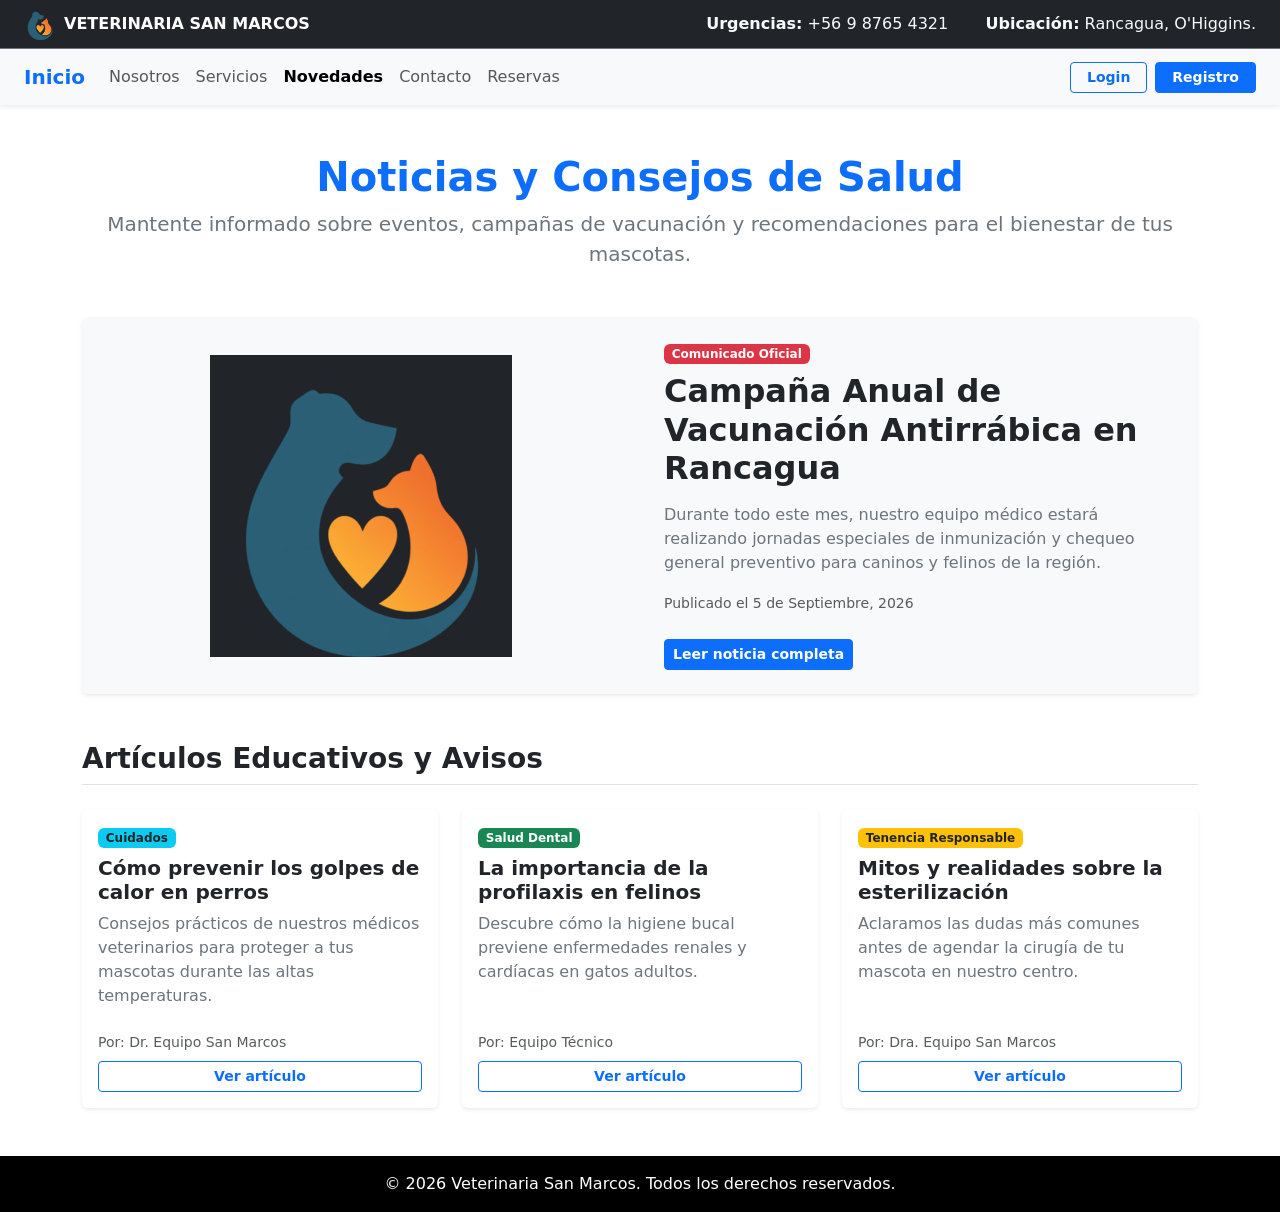
<file: novedades.html>
<!DOCTYPE html>
<html lang="es">
<head>
  <meta charset="UTF-8">
  <meta name="viewport" content="width=device-width, initial-scale=1.0">
  <!-- CDN de Bootstrap 5 -->
  <link href="https://cdn.jsdelivr.net/npm/bootstrap@5.3.3/dist/css/bootstrap.min.css" rel="stylesheet">
  <!--  CSS -->
  <link rel="stylesheet" href="style_nos.css">
  <link rel="stylesheet" href="style.css">
  <title>Novedades - Veterinaria San Marcos</title>
</head>

<body class="d-flex flex-column min-vh-100">
  
  <main class="flex-grow-1">
    
    <!-- TOPBAR -->
    <div class="bg-dark text-white py-2 border-bottom border-secondary">
      <div class="container-fluid px-4">
        <div class="d-flex flex-wrap align-items-center justify-content-between gap-2 gap-md-3">
          
          <!-- Logo -->
          <a href="index.html" class="d-flex align-items-center text-decoration-none text-white">
            <img src="images/index/Stylized Logo with Dog and Cat Silhouette.png" alt="Logo San Marcos" height="32" class="me-2">
            <span class="fw-bold fs-6 text-uppercase tracking-wide">Veterinaria San Marcos</span>
          </a>

          <!-- Información de contacto rápida -->
          <div class="d-flex flex-wrap align-items-center gap-2 gap-md-3 fs-6 text-light">
            <span><strong>Urgencias:</strong> +56 9 8765 4321</span>
            <span class="text-muted d-none d-sm-inline">|</span>
            <span><strong>Ubicación:</strong> Rancagua, O'Higgins.</span>
          </div>

        </div>
      </div>
    </div>

    <!-- NAVBAR -->
    <nav class="navbar navbar-expand-lg bg-body-tertiary shadow-sm">
      <div class="container-fluid px-4">
        <a class="navbar-brand fw-bold text-primary" href="index.html">Inicio</a>
        
        <button class="navbar-toggler" type="button" data-bs-toggle="collapse" data-bs-target="#navbarNav" aria-controls="navbarNav" aria-expanded="false" aria-label="Toggle navigation">
          <span class="navbar-toggler-icon"></span>
        </button>

        <div class="collapse navbar-collapse" id="navbarNav">
          <!-- Menú principal -->
          <ul class="navbar-nav me-auto">
            <li class="nav-item">
              <a class="nav-link" href="nosotros.html">Nosotros</a>
            </li>
            <li class="nav-item">
              <a class="nav-link" href="servicios.html">Servicios</a>
            </li>
            <li class="nav-item">
              <a class="nav-link active fw-bold" href="novedades.html">Novedades</a>
            </li>
            <li class="nav-item">
              <a class="nav-link" href="contacto.html">Contacto</a>
            </li>
            <li class="nav-item">
              <a class="nav-link" href="reservas.html">Reservas</a>
            </li>
          </ul>

          <!-- botones log -->
          <div class="d-flex gap-2 mt-2 mt-lg-0">
            <a href="login.html" class="btn btn-outline-primary btn-sm fw-bold px-3">Login</a>
            <a href="registro.html" class="btn btn-primary btn-sm fw-bold px-3">Registro</a>
          </div>
        </div>
      </div>
    </nav>

    <!-- novedades section -->
    <section class="container my-5">
      
      <!-- head-->
      <header class="text-center mb-5">
        <h1 class="titulo-principal fw-bold text-primary">Noticias y Consejos de Salud</h1>
        <p class="text-secondary fs-5">Mantente informado sobre eventos, campañas de vacunación y recomendaciones para el bienestar de tus mascotas.</p>
      </header>

      <!-- destacado herocard boostrap -->
      <article class="card border-0 shadow-sm mb-5 bg-light overflow-hidden">
        <div class="row g-0 align-items-center">
          <div class="col-md-6">
            <!--recordar cambiar la fotito -->
            <img src="images/index/Stylized Logo with Dog and Cat Silhouette.png" class="img-fluid w-100 p-4" alt="Campaña de Vacunación" style="max-height: 350px; object-fit: contain;">
          </div>
          <div class="col-md-6">
            <div class="card-body p-4">
              <span class="badge bg-danger mb-2">Comunicado Oficial</span>
              <h2 class="card-title fw-bold text-dark">Campaña Anual de Vacunación Antirrábica en Rancagua</h2>
              <p class="card-text text-secondary mt-3">
                Durante todo este mes, nuestro equipo médico estará realizando jornadas especiales de inmunización y chequeo general preventivo para caninos y felinos de la región.
              </p>
              <p class="card-text"><small class="text-muted">Publicado el 5 de Septiembre, 2026</small></p>
              <a href="detalle-noticia.html#campana-vacunacion" class="btn btn-primary btn-sm mt-2 fw-bold" target="_blank">Leer noticia completa</a>
            </div>
          </div>
        </div>
      </article>

      <!--card responsive de boostrap -->
      <h3 class="fw-bold text-dark mb-4 border-bottom pb-2">Artículos Educativos y Avisos</h3>

      <div class="row row-cols-1 row-cols-md-3 g-4">
        
        <!-- Noticia 1 -->
        <div class="col">
          <article class="card h-100 border-0 shadow-sm">
            <div class="card-body">
              <span class="badge bg-info text-dark mb-2">Cuidados</span>
              <h4 class="card-title h5 fw-bold">Cómo prevenir los golpes de calor en perros</h4>
              <p class="card-text text-secondary fs-6">
                Consejos prácticos de nuestros médicos veterinarios para proteger a tus mascotas durante las altas temperaturas.
              </p>
            </div>
            <div class="card-footer bg-transparent border-0 pb-3">
              <small class="text-muted d-block mb-2">Por: Dr. Equipo San Marcos</small>
              <a href="detalle-noticia.html#golpes-de-calor" class="btn btn-outline-primary btn-sm w-100 fw-bold" target="_blank">Ver artículo</a>
            </div>
          </article>
        </div>

        <!-- Noticia 2 -->
        <div class="col">
          <article class="card h-100 border-0 shadow-sm">
            <div class="card-body">
              <span class="badge bg-success mb-2">Salud Dental</span>
              <h4 class="card-title h5 fw-bold">La importancia de la profilaxis en felinos</h4>
              <p class="card-text text-secondary fs-6">
                Descubre cómo la higiene bucal previene enfermedades renales y cardíacas en gatos adultos.
              </p>
            </div>
            <div class="card-footer bg-transparent border-0 pb-3">
              <small class="text-muted d-block mb-2">Por: Equipo Técnico</small>
              <a href="detalle-noticia.html#profilaxis-felina" class="btn btn-outline-primary btn-sm w-100 fw-bold" target="_blank">Ver artículo</a>
            </div>
          </article>
        </div>

        <!-- Noticia 3 -->
        <div class="col">
          <article class="card h-100 border-0 shadow-sm">
            <div class="card-body">
              <span class="badge bg-warning text-dark mb-2">Tenencia Responsable</span>
              <h4 class="card-title h5 fw-bold">Mitos y realidades sobre la esterilización</h4>
              <p class="card-text text-secondary fs-6">
                Aclaramos las dudas más comunes antes de agendar la cirugía de tu mascota en nuestro centro.
              </p>
            </div>
            <div class="card-footer bg-transparent border-0 pb-3">
              <small class="text-muted d-block mb-2">Por: Dra. Equipo San Marcos</small>
              <a href="detalle-noticia.html#mitos-esterilizacion" class="btn btn-outline-primary btn-sm w-100 fw-bold" target="_blank">Ver artículo</a>
            </div>
          </article>
        </div>

      </div>

    </section>

  </main>

  <!-- FOOTER -->
  <footer class="text-white text-center p-3 mt-auto" style="background-color: #000000;">
    <p class="mb-0">&copy; 2026 Veterinaria San Marcos. Todos los derechos reservados.</p>
  </footer>

  <!-- Bootstrap JS  -->
  <script src="https://cdn.jsdelivr.net/npm/bootstrap@5.3.3/dist/js/bootstrap.bundle.min.js"></script>

  <script src="main.js"></script>
</body>
</html>
</file>
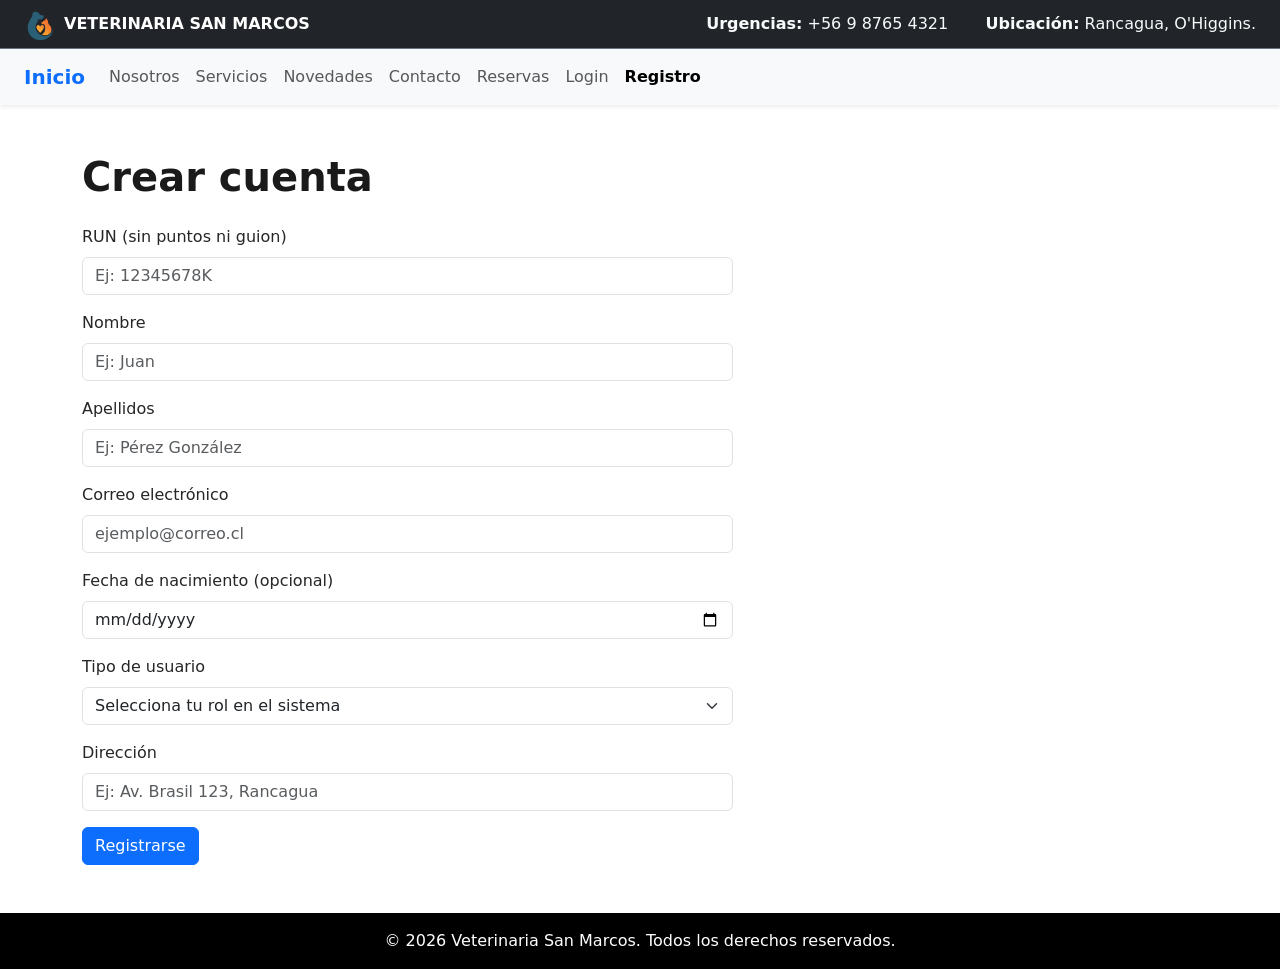
<file: registro.html>
<!DOCTYPE html>
<html lang="es">
<head>
  <meta charset="UTF-8">
  <meta name="viewport" content="width=device-width, initial-scale=1.0">
  <!-- CDN de Bootstrap 5 -->
  <link href="https://cdn.jsdelivr.net/npm/bootstrap@5.3.3/dist/css/bootstrap.min.css" rel="stylesheet">
  <!-- Tu CSS personalizado -->
  <link rel="stylesheet" href="style_nos.css">
  <link rel="stylesheet" href="style.css">
  <title>Servicios - Veterinaria San Marcos</title>
</head>

<body class="d-flex flex-column min-vh-100">
  
  <main class="flex-grow-1">
    
    <!-- topbar-->
    <div class="bg-dark text-white py-2 border-bottom border-secondary">
      <div class="container-fluid px-4">
        <div class="d-flex flex-wrap align-items-center justify-content-between gap-2 gap-md-3">
          
          <!-- logo e identidad -->
          <a href="index.html" class="d-flex align-items-center text-decoration-none text-white">
            <img src="images/index/Stylized Logo with Dog and Cat Silhouette.png" alt="Logo San Marcos" height="32" class="me-2">
            <span class="fw-bold fs-6 text-uppercase tracking-wide">Veterinaria San Marcos</span>
          </a>

          <!-- infor de contacto-->
          <div class="d-flex flex-wrap align-items-center gap-2 gap-md-3 fs-6 text-light">
            <span><strong>Urgencias:</strong> +56 9 8765 4321</span>
            <span class="text-muted d-none d-sm-inline">|</span>
            <span><strong>Ubicación:</strong> Rancagua, O'Higgins.</span>
          </div>

        </div>
      </div>
    </div>

    <!-- navbar de boostrap -->
    <nav class="navbar navbar-expand-lg bg-body-tertiary shadow-sm">
      <div class="container-fluid px-4">
        <a class="navbar-brand fw-bold text-primary" href="index.html">Inicio</a>
        
        <button class="navbar-toggler" type="button" data-bs-toggle="collapse" data-bs-target="#navbarNav" aria-controls="navbarNav" aria-expanded="false" aria-label="Toggle navigation">
          <span class="navbar-toggler-icon"></span>
        </button>

        <div class="collapse navbar-collapse" id="navbarNav">
          <ul class="navbar-nav me-auto">
            <li class="nav-item">
              <a class="nav-link" href="nosotros.html">Nosotros</a>
            </li>
            <li class="nav-item">
              <a class="nav-link" href="servicios.html">Servicios</a>
            </li>
            <li class="nav-item">
              <a class="nav-link" href="novedades.html">Novedades</a>
            </li>
            <li class="nav-item">
              <a class="nav-link" href="contacto.html">Contacto</a>
            </li>
            <li class="nav-item">
              <a class="nav-link" href="reservas.html">Reservas</a>
            </li>
            <li class="nav-item">
              <a class="nav-link" href="login.html">Login</a>
            </li>
            <li class="nav-item">
              <a class="nav-link active fw-bold" href="registro.html">Registro</a>
            </li>
          </ul>    
        </div>
      </div>
    </nav>

<!-------------------------------------------------------------------------->
    <section class="container my-5">
  <h1 class="titulo-principal mb-4">
    Crear cuenta
  </h1>

  <form id="form-registro" class="col-md-7" onsubmit="validarRegistro(event)" novalidate>
    
    <div class="mb-3">
      <label for="run" class="form-label">
        RUN (sin puntos ni guion)
      </label>
      <input type="text" class="form-control" id="run" maxlength="10" placeholder="Ej: 12345678K">
    </div>

    <div class="mb-3">
      <label for="nombre" class="form-label">
        Nombre
      </label>
      <input type="text" class="form-control" id="nombre" maxlength="50" placeholder="Ej: Juan">
    </div>

    <div class="mb-3">
      <label for="apellidos" class="form-label">
        Apellidos
      </label>
      <input type="text" class="form-control" id="apellidos" maxlength="100" placeholder="Ej: Pérez González">
    </div>

    <div class="mb-3">
      <label for="correo" class="form-label">
        Correo electrónico
      </label>
      <input type="text" class="form-control" id="correo" maxlength="100" placeholder="ejemplo@correo.cl">
    </div>

    <div class="mb-3">
      <label for="fechaNacimiento" class="form-label">
        Fecha de nacimiento (opcional)
      </label>
      <input type="date" class="form-control" id="fechaNacimiento">
    </div>

    <div class="mb-3">
      <label for="tipoUsuario" class="form-label">
        Tipo de usuario
      </label>
      <select class="form-select" id="tipoUsuario">
        <option value="" selected disabled hidden>
          Selecciona tu rol en el sistema
        </option>
        <option value="Cliente">
          Dueño de mascota
        </option>
        <option value="Recepcionista">
          Recepcionista
        </option>
        <option value="Administrador">
          Administrador
        </option>
      </select>
    </div>

    <div class="mb-3">
      <label for="direccion" class="form-label">
        Dirección
      </label>
      <input type="text" class="form-control" id="direccion" maxlength="300" placeholder="Ej: Av. Brasil 123, Rancagua">
    </div>

    <p id="mensaje-registro"></p>
    
    <button type="submit" class="btn btn-primary">
      Registrarse
    </button>
  </form>
</section>
  </main>

<!-------------------------------------------------------------------------->

  <!-- footer-->
  <footer class="text-white text-center p-3 mt-auto" style="background-color: #000000;">
    <p class="mb-0">&copy; 2026 Veterinaria San Marcos. Todos los derechos reservados.</p>
  </footer>

  <!-- link de boostrap-->
  <script src="https://cdn.jsdelivr.net/npm/bootstrap@5.3.3/dist/js/bootstrap.bundle.min.js"></script>
  <script src="usuarios-validaciones.js"></script>
  <script src="registro.js"></script>

  <script src="main.js"></script>
</body>
</html>
</file>
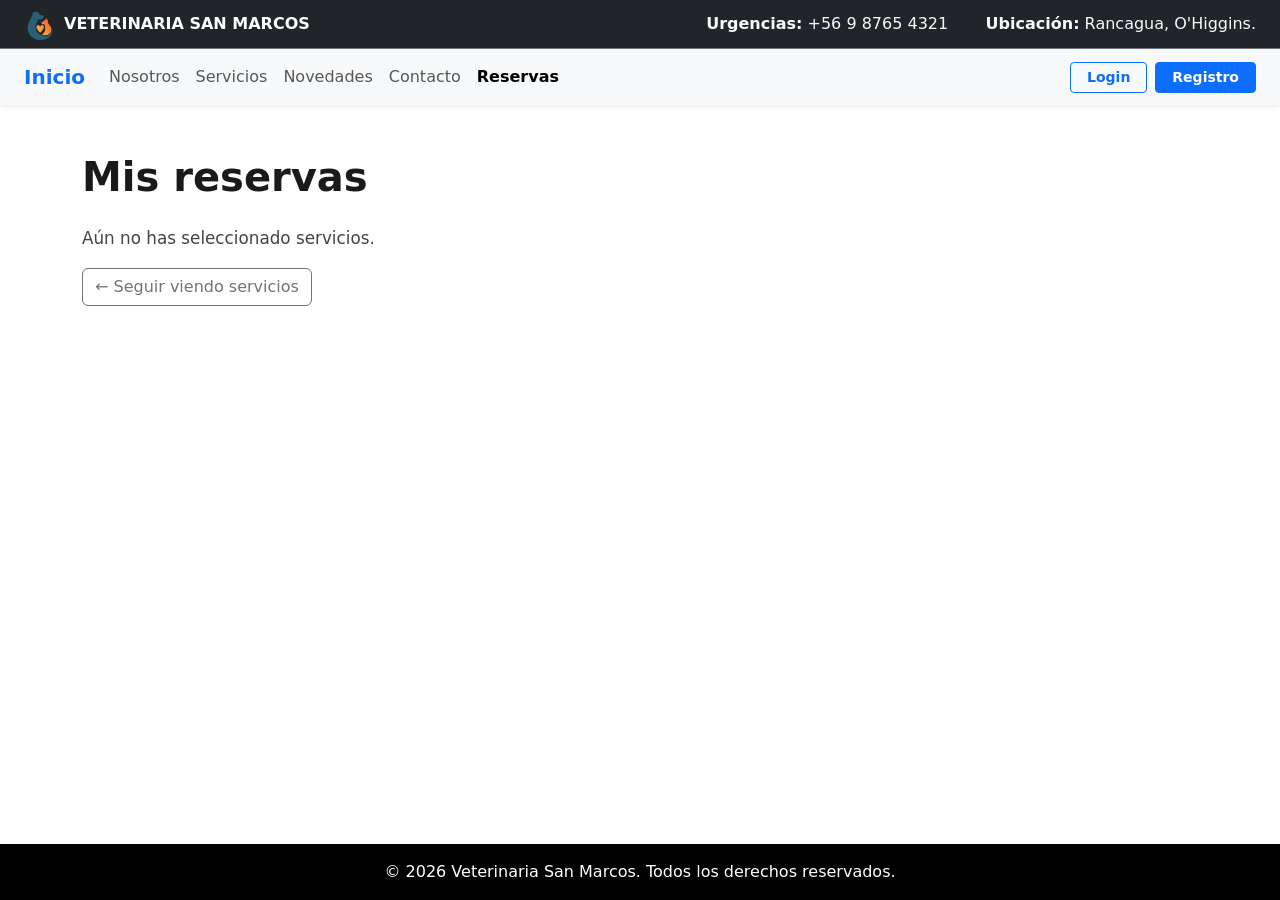
<file: reservas.html>
<!DOCTYPE html>
<html lang="es">
<head>
  <meta charset="UTF-8">
  <meta name="viewport" content="width=device-width, initial-scale=1.0">
  <!-- CDN de Bootstrap 5 -->
  <link href="https://cdn.jsdelivr.net/npm/bootstrap@5.3.3/dist/css/bootstrap.min.css" rel="stylesheet">
  <!-- Tu CSS personalizado -->
  <link rel="stylesheet" href="style_nos.css">
  <link rel="stylesheet" href="style.css">
  <title>Servicios - Veterinaria San Marcos</title>
</head>

<body class="d-flex flex-column min-vh-100">
  
  <main class="flex-grow-1">
    
    <!-- topbar-->
    <div class="bg-dark text-white py-2 border-bottom border-secondary">
      <div class="container-fluid px-4">
        <div class="d-flex flex-wrap align-items-center justify-content-between gap-2 gap-md-3">
          
          <!-- logo e identidad -->
          <a href="index.html" class="d-flex align-items-center text-decoration-none text-white">
            <img src="images/index/Stylized Logo with Dog and Cat Silhouette.png" alt="Logo San Marcos" height="32" class="me-2">
            <span class="fw-bold fs-6 text-uppercase tracking-wide">Veterinaria San Marcos</span>
          </a>

          <!-- infor de contacto-->
          <div class="d-flex flex-wrap align-items-center gap-2 gap-md-3 fs-6 text-light">
            <span><strong>Urgencias:</strong> +56 9 8765 4321</span>
            <span class="text-muted d-none d-sm-inline">|</span>
            <span><strong>Ubicación:</strong> Rancagua, O'Higgins.</span>
          </div>

        </div>
      </div>
    </div>

    <!-- navbar de boostrap -->
    <nav class="navbar navbar-expand-lg bg-body-tertiary shadow-sm">
      <div class="container-fluid px-4">
        <a class="navbar-brand fw-bold text-primary" href="index.html">Inicio</a>
        
        <button class="navbar-toggler" type="button" data-bs-toggle="collapse" data-bs-target="#navbarNav" aria-controls="navbarNav" aria-expanded="false" aria-label="Toggle navigation">
          <span class="navbar-toggler-icon"></span>
        </button>

        <div class="collapse navbar-collapse" id="navbarNav">
          <ul class="navbar-nav me-auto">
            <li class="nav-item">
              <a class="nav-link" href="nosotros.html">Nosotros</a>
            </li>
            <li class="nav-item">
              <a class="nav-link" href="servicios.html">Servicios</a>
            </li>
            <li class="nav-item">
              <a class="nav-link" href="novedades.html">Novedades</a>
            </li>
            <li class="nav-item">
              <a class="nav-link" href="contacto.html">Contacto</a>
            </li>
            <li class="nav-item">
              <a class="nav-link active fw-bold" href="reservas.html">Reservas</a>
            </li>
         
          </ul>   
          <!-- Botones de usuario alineados a la derecha -->
      <div class="d-flex gap-2 mt-2 mt-lg-0">
        <!-- Botón Login: Contorno azul -->
        <a href="login.html" class="btn btn-outline-primary btn-sm fw-bold px-3">
          Login
        </a>
        
        <!-- Botón Registro: Fondo azul sólido -->
        <a href="registro.html" class="btn btn-primary btn-sm fw-bold px-3">
          Registro
        </a>
      </div> 
        </div>
      </div>
    </nav>

<!-------------------------------------------------------------------------->
    <section class="container my-5">
        <h1 class="titulo-principal mb-4">Mis reservas</h1>

        <div id="lista-seleccion" class="mb-3"></div>
        <p id="total-seleccion" class="fs-5 fw-bold"></p>

        <a href="servicios.html" class="btn btn-outline-secondary">&larr; Seguir viendo servicios</a>
    </section>
  </main>

<!-------------------------------------------------------------------------->

  <!-- footer-->
  <footer class="text-white text-center p-3 mt-auto" style="background-color: #000000;">
    <p class="mb-0">&copy; 2026 Veterinaria San Marcos. Todos los derechos reservados.</p>
  </footer>

  <!-- link de boostrap-->
  <script src="https://cdn.jsdelivr.net/npm/bootstrap@5.3.3/dist/js/bootstrap.bundle.min.js"></script>
  <script src="servicios.js"></script> <!-- todavia no se pq no funciona si estan al reves aca.-->
  <script src="seleccion.js"></script> <!-- este es para lo de agregar y quitar cosas a la lista de reservas ok -->
  <script>mostrarSeleccion();</script>

  <script src="main.js"></script>
</body>
</html>
</file>
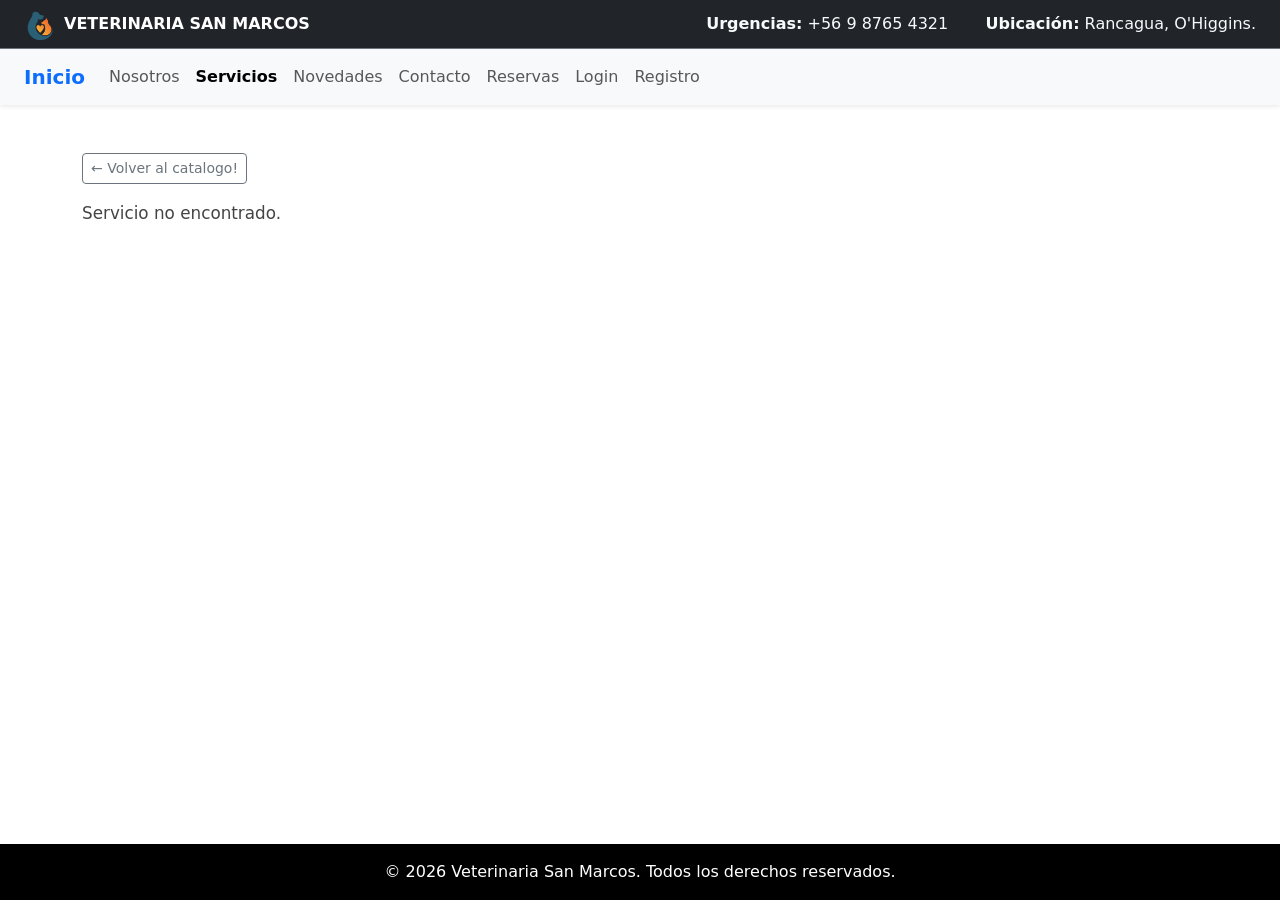
<file: servicio-detalle.html>
<!-- se llama servicio-detalle para diferencias los detalles de novedad ok -->
 <!DOCTYPE html>
<html lang="es">
<head>
  <meta charset="UTF-8">
  <meta name="viewport" content="width=device-width, initial-scale=1.0">
  <!-- CDN de Bootstrap 5 -->
  <link href="https://cdn.jsdelivr.net/npm/bootstrap@5.3.3/dist/css/bootstrap.min.css" rel="stylesheet">
  <!-- Tu CSS personalizado -->
  <link rel="stylesheet" href="style_nos.css">
  <link rel="stylesheet" href="style.css">
  <title>Detalles del servicio - Veterinaria San Marcos</title>
</head>

<body class="d-flex flex-column min-vh-100">
  
  <main class="flex-grow-1">
    
    <!-- topbar-->
    <div class="bg-dark text-white py-2 border-bottom border-secondary">
      <div class="container-fluid px-4">
        <div class="d-flex flex-wrap align-items-center justify-content-between gap-2 gap-md-3">
          
          <!-- logo e identidad -->
          <a href="index.html" class="d-flex align-items-center text-decoration-none text-white">
            <img src="images/index/Stylized Logo with Dog and Cat Silhouette.png" alt="Logo San Marcos" height="32" class="me-2">
            <span class="fw-bold fs-6 text-uppercase tracking-wide">Veterinaria San Marcos</span>
          </a>

          <!-- infor de contacto-->
          <div class="d-flex flex-wrap align-items-center gap-2 gap-md-3 fs-6 text-light">
            <span><strong>Urgencias:</strong> +56 9 8765 4321</span>
            <span class="text-muted d-none d-sm-inline">|</span>
            <span><strong>Ubicación:</strong> Rancagua, O'Higgins.</span>
          </div>

        </div>
      </div>
    </div>

    <!-- navbar de boostrap -->
    <nav class="navbar navbar-expand-lg bg-body-tertiary shadow-sm">
      <div class="container-fluid px-4">
        <a class="navbar-brand fw-bold text-primary" href="index.html">Inicio</a>
        
        <button class="navbar-toggler" type="button" data-bs-toggle="collapse" data-bs-target="#navbarNav" aria-controls="navbarNav" aria-expanded="false" aria-label="Toggle navigation">
          <span class="navbar-toggler-icon"></span>
        </button>

        <div class="collapse navbar-collapse" id="navbarNav">
          <ul class="navbar-nav me-auto">
            <li class="nav-item">
              <a class="nav-link" href="nosotros.html">Nosotros</a>
            </li>
            <li class="nav-item">
              <a class="nav-link active fw-bold" href="servicios.html">Servicios</a>
            </li>
            <li class="nav-item">
              <a class="nav-link" href="novedades.html">Novedades</a>
            </li>
            <li class="nav-item">
              <a class="nav-link" href="contacto.html">Contacto</a>
            </li>
            <li class="nav-item">
              <a class="nav-link" href="reservas.html">Reservas</a>
            </li>
            <li class="nav-item">
              <a class="nav-link" href="login.html">Login</a>
            </li>
            <li class="nav-item">
              <a class="nav-link" href="registro.html">Registro</a>
            </li>
          </ul>    
        </div>
      </div>
    </nav>

<!-------------------------------------------------------------------------->
    <section class="container my-5">
        <a href="servicios.html" class = "btn btn-outline-secondary btn-sm mb-3">
            &larr; Volver al catalogo!
        </a>
        <div id = "detalle-servicio"></div>
    </section>
  </main>

<!-------------------------------------------------------------------------->

  <!-- footer-->
  <footer class="text-white text-center p-3 mt-auto" style="background-color: #000000;">
    <p class="mb-0">&copy; 2026 Veterinaria San Marcos. Todos los derechos reservados.</p>
  </footer>

  <!-- link de boostrap-->
  <script src="https://cdn.jsdelivr.net/npm/bootstrap@5.3.3/dist/js/bootstrap.bundle.min.js"></script>
  <script src="seleccion.js"></script> <!-- este es para lo de agregar y quitar cosas a la lista de reservas ok -->
  <script src="servicios.js"></script>
  <script src="servicio-detalle.js"></script>
  <script>mostrarDetalleServicio();</script>
  <script src="main.js"></script>
</body>
</html>
</file>
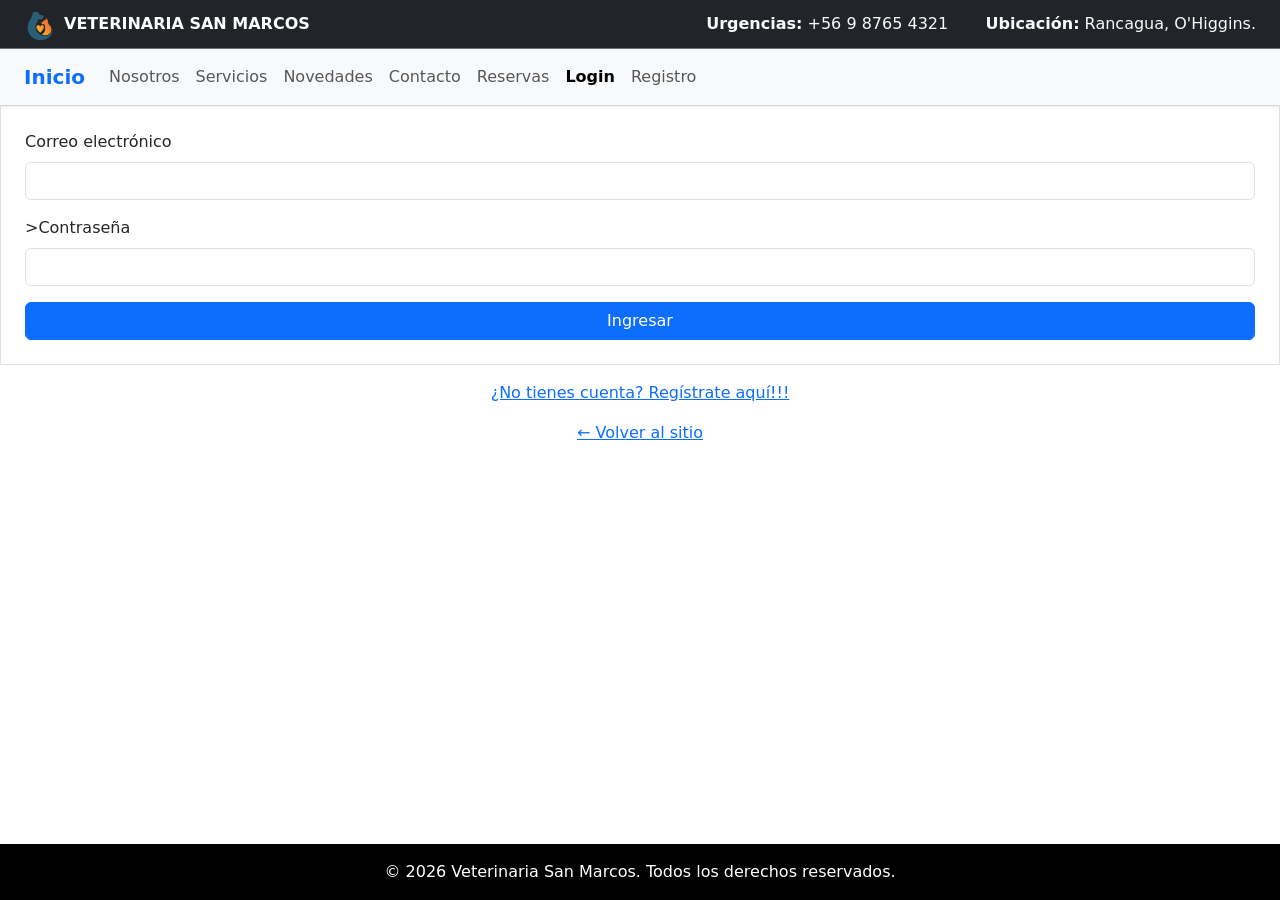
<file: servicios-admin.html>
<!DOCTYPE html>
<html lang="es">
<head>
  <meta charset="UTF-8">
  <meta name="viewport" content="width=device-width, initial-scale=1.0">
  <!-- CDN de Bootstrap 5 -->
  <link href="https://cdn.jsdelivr.net/npm/bootstrap@5.3.3/dist/css/bootstrap.min.css" rel="stylesheet">
  <!-- Estilos personalizados -->
  <link rel="stylesheet" href="style_nos.css">
  <link rel="stylesheet" href="style.css">
  <title>Mantenedor de Servicios - Veterinaria San Marcos</title>
</head>

<body class="d-flex flex-column min-vh-100">
  
  <main class="flex-grow-1">
    
    <!-- Topbar Identificadora -->
    <div class="bg-dark text-white py-2 border-bottom border-secondary">
      <div class="container-fluid px-4">
        <div class="d-flex flex-wrap align-items-center justify-content-between gap-2 gap-md-3">
          
          <!-- Logo e Identidad -->
          <a href="index-admin.html" class="d-flex align-items-center text-decoration-none text-white">
            <img src="images/index/Stylized Logo with Dog and Cat Silhouette.png" alt="Logo San Marcos" height="32" class="me-2">
            <span class="fw-bold fs-6 text-uppercase tracking-wide">Veterinaria San Marcos | Panel Admin</span>
          </a>

          <!-- Información del sistema -->
          <div class="d-flex flex-wrap align-items-center gap-2 gap-md-3 fs-6 text-light">
            <span class="badge bg-danger text-uppercase">Modo Administrador</span>
            <span class="text-muted d-none d-sm-inline">|</span>
            <span><strong>Ubicación:</strong> Rancagua, O'Higgins.</span>
          </div>

        </div>
      </div>
    </div>

    <!-- Navbar exclusivo de Administración -->
    <nav class="navbar navbar-expand-lg navbar-dark bg-dark shadow-sm border-bottom border-secondary">
      <div class="container-fluid px-4">
        
        <a class="navbar-brand fw-bold text-danger" href="index-admin.html">Admin Panel</a>
        
        <button class="navbar-toggler" type="button" data-bs-toggle="collapse" data-bs-target="#navbarNavAdmin" aria-controls="navbarNavAdmin" aria-expanded="false" aria-label="Toggle navigation">
          <span class="navbar-toggler-icon"></span>
        </button>

        <div class="collapse navbar-collapse" id="navbarNavAdmin">
          
          <!-- Opciones exclusivas de Administración -->
          <ul class="navbar-nav me-auto">
            
            <li class="nav-item">
              <a class="nav-link active fw-bold" href="servicios-admin.html">Mantenedor de Servicios</a>
            </li>
            <li class="nav-item">
              <a class="nav-link" href="usuarios-admin.html">Mantenedor de Usuarios</a>
            </li>
            <li class="nav-item">
              <a class="nav-link" href="reservas-admin.html">Gestión de Reservas</a>
            </li>
          </ul>

          <!-- Botón hacia el sitio público y contenedor para Logout de JS -->
          <div class="d-flex gap-2 mt-2 mt-lg-0 align-items-center">
            <a href="index.html" class="btn btn-outline-light btn-sm fw-bold px-3">
               Ver Sitio Público
            </a>
            <div class="d-flex gap-2"></div>
          </div>

        </div>
      </div>
    </nav>

    <!-- Contenido del Mantenedor -->
    <section class="container my-5">
      <h1 class="titulo-principal mb-4">Mantenedor de Servicios</h1>

      <div class="table-responsive shadow-sm rounded">
        <table class="table table-bordered table-hover bg-white mb-0">
          <thead class="table-dark">
            <tr>
              <th>Código</th>
              <th>Nombre</th>
              <th>Categoría</th>
              <th>Precio</th>
              <th class="text-center">Acción</th>
            </tr>
          </thead>
          <tbody id="cuerpo-tabla-servicios"></tbody>
        </table>
      </div>

      <div class="card my-5 shadow-sm col-md-8 col-lg-6">
        <div class="card-header bg-light">
          <h2 class="h5 mb-0 fw-bold text-secondary">Editar servicio</h2>
        </div>
        <div class="card-body">
          <form id="form-servicio" onsubmit="guardarEdicionServicio(event)">
            <input type="hidden" id="edit-id">
            
            <div class="mb-3">
              <label for="edit-nombre" class="form-label fw-bold">Nombre</label>
              <input type="text" class="form-control" id="edit-nombre" required>
            </div>
            
            <div class="mb-3">
              <label for="edit-categoria" class="form-label fw-bold">Categoría</label>
              <input type="text" class="form-control" id="edit-categoria" required>
            </div>
            
            <div class="mb-3">
              <label for="edit-precio" class="form-label fw-bold">Precio (CLP)</label>
              <input type="number" class="form-control" id="edit-precio" required>
            </div>
            
            <p id="mensaje-admin-servicios" class="fw-bold"></p>
            
            <button type="submit" class="btn btn-primary fw-bold">
              Guardar cambios
            </button>
          </form>
        </div>
      </div>
    </section>

  </main>

  <!-- Footer -->
  <footer class="text-white text-center p-3 mt-auto" style="background-color: #000000;">
    <p class="mb-0">&copy; 2026 Veterinaria San Marcos. Todos los derechos reservados.</p>
  </footer>

  <!-- Scripts -->
  <script src="https://cdn.jsdelivr.net/npm/bootstrap@5.3.3/dist/js/bootstrap.bundle.min.js"></script>
  <script src="admin.js"></script>
  <script src="servicios.js"></script>
  <script src="servicios-admin.js"></script>
  <script>
    document.addEventListener("DOMContentLoaded", () => {
      if (typeof mostrarTablaServicios === "function") {
        mostrarTablaServicios();
      }
    });
  </script>
</body>
</html>
</file>
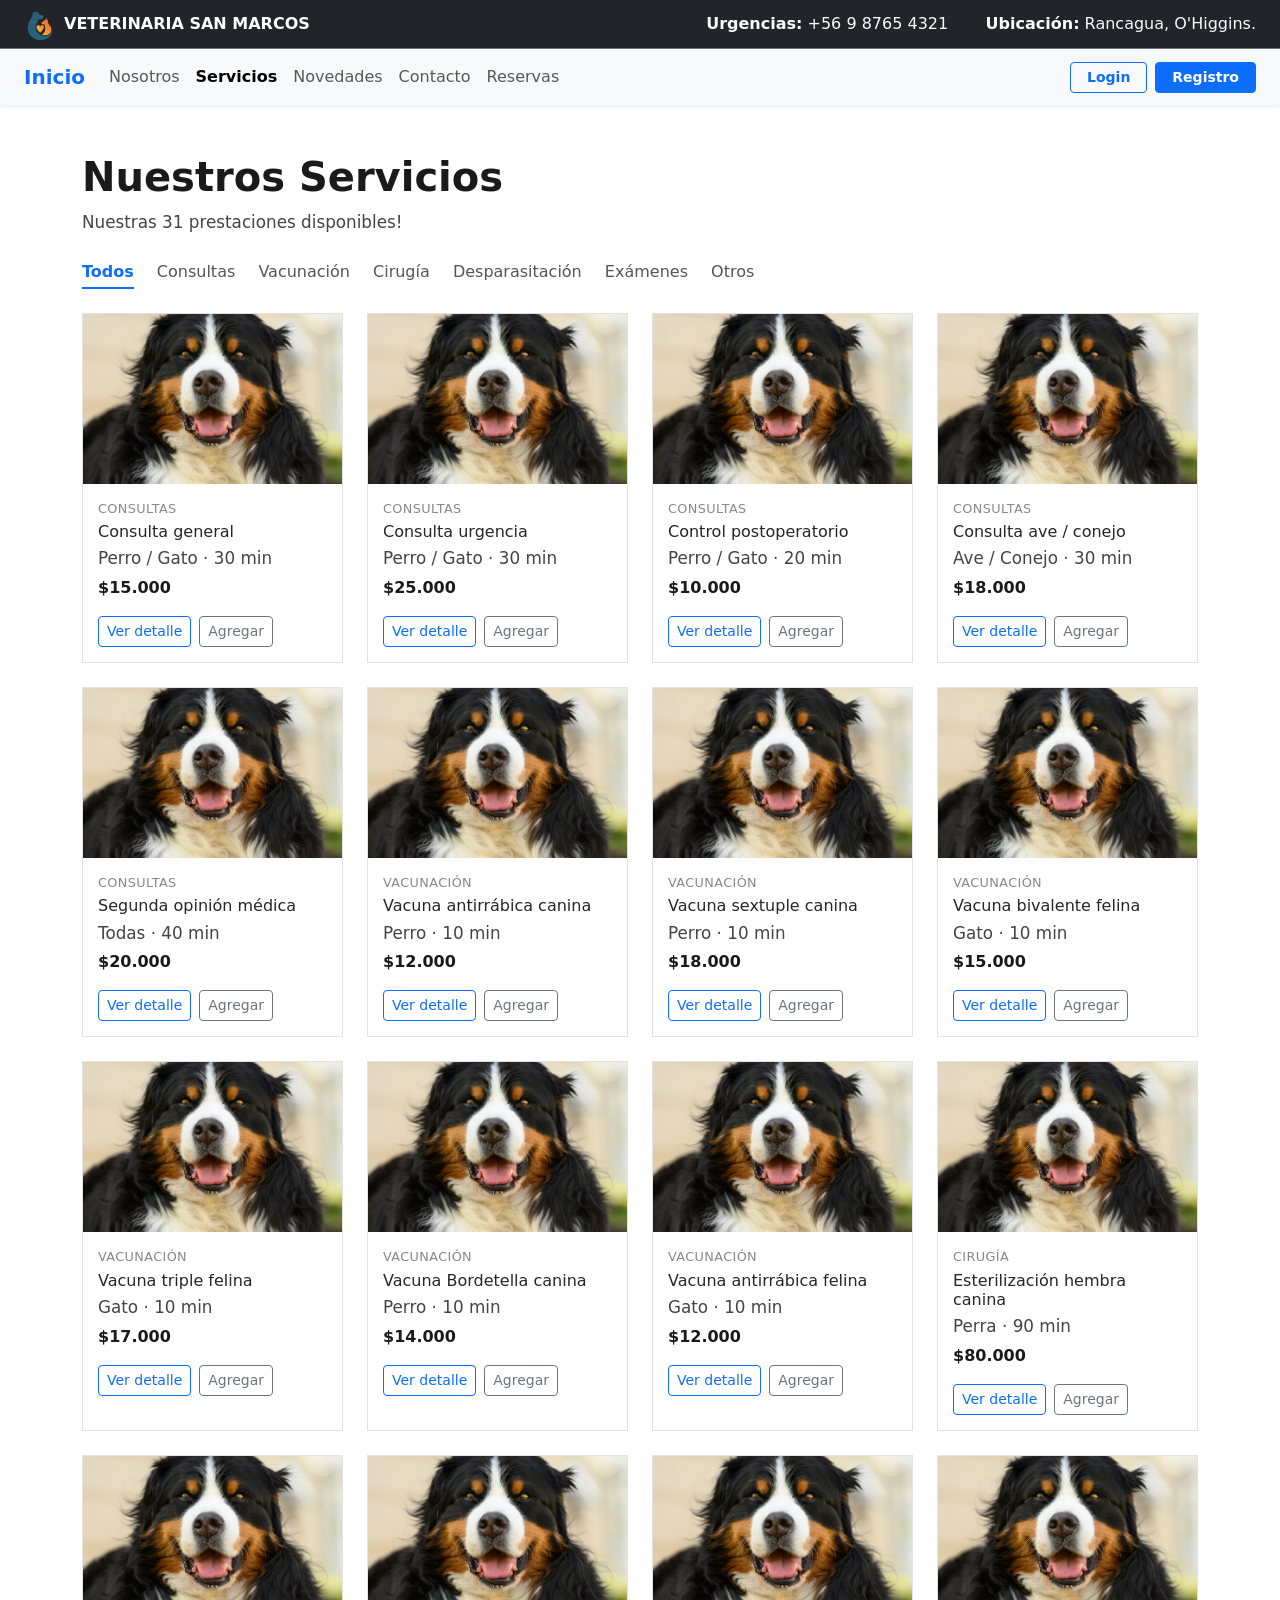
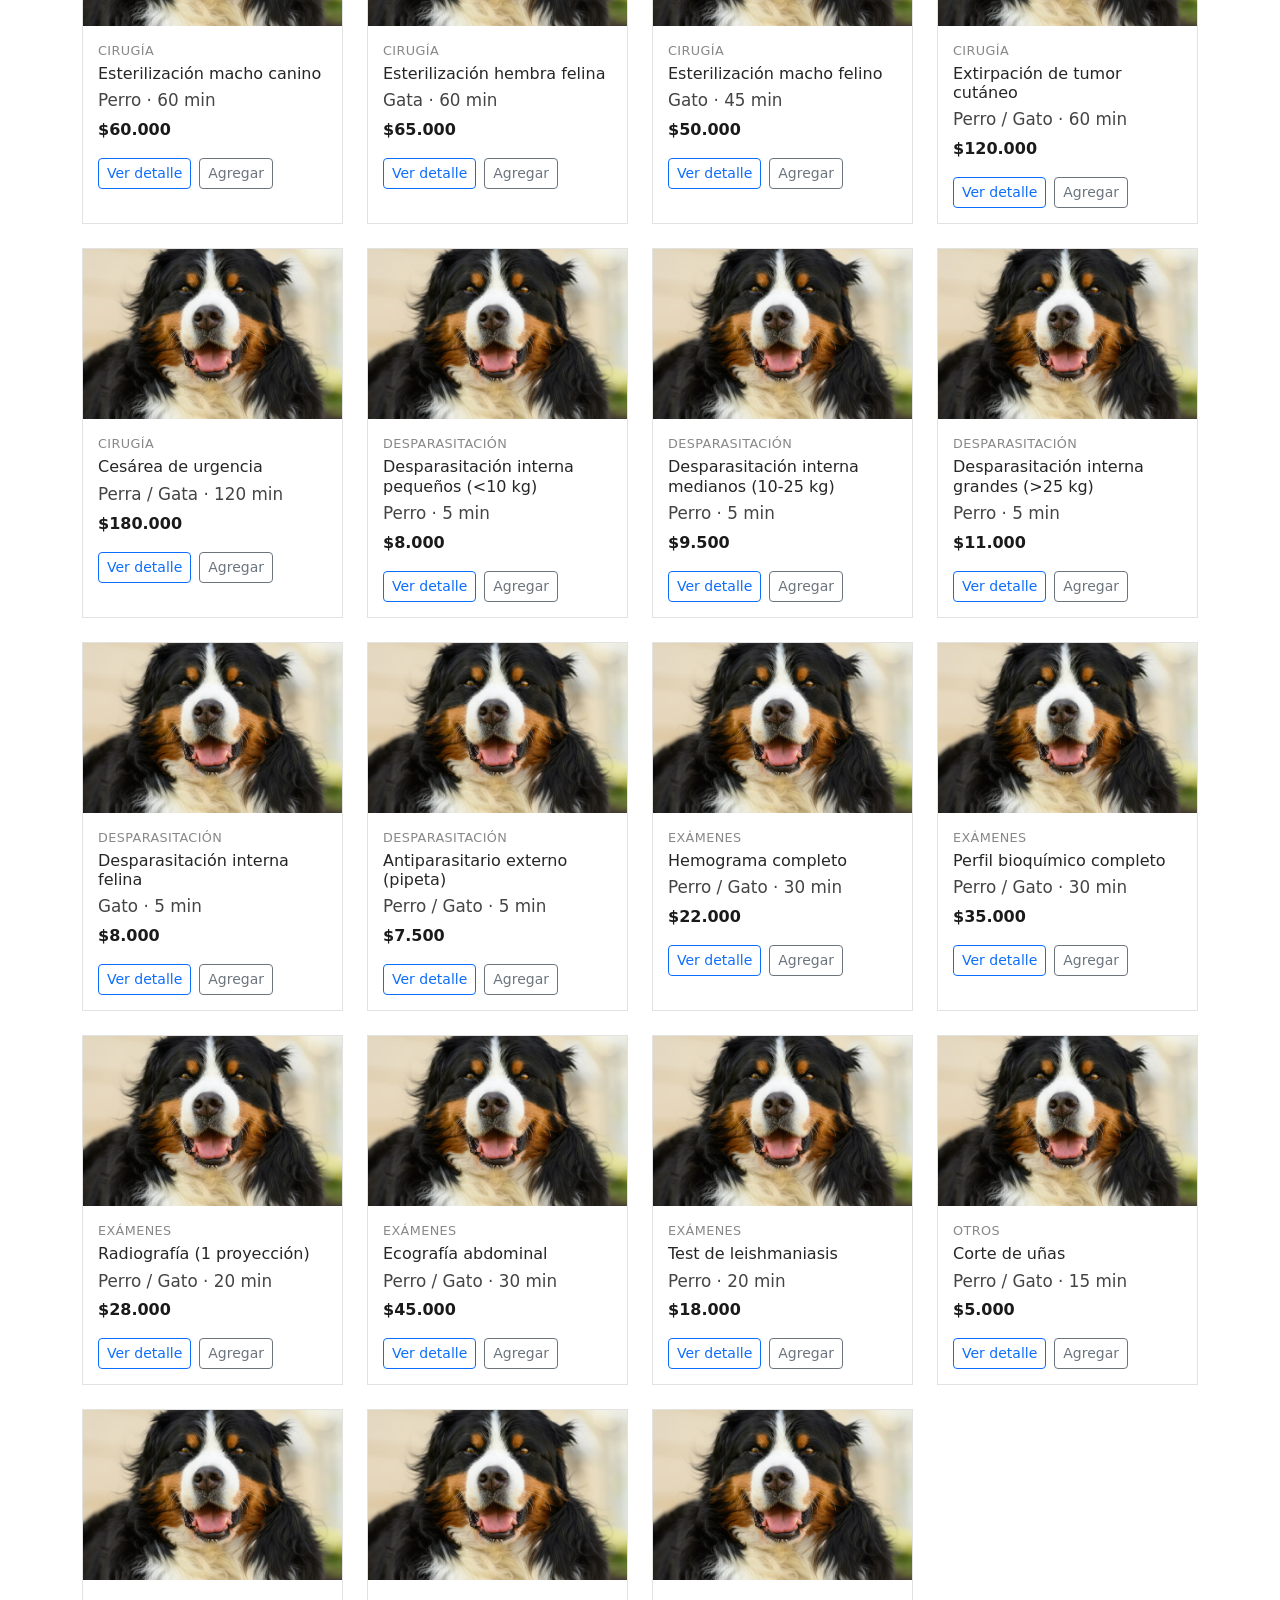
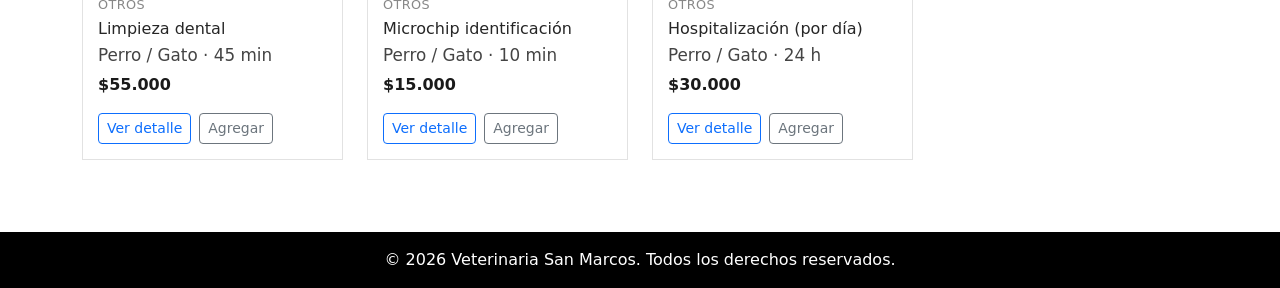
<file: servicios.html>
<!DOCTYPE html>
<html lang="es">
<head>
  <meta charset="UTF-8">
  <meta name="viewport" content="width=device-width, initial-scale=1.0">
  <!-- CDN de Bootstrap 5 -->
  <link href="https://cdn.jsdelivr.net/npm/bootstrap@5.3.3/dist/css/bootstrap.min.css" rel="stylesheet">
  <!-- Tu CSS personalizado -->
  <link rel="stylesheet" href="style_nos.css">
  <link rel="stylesheet" href="style.css">
  <title>Servicios - Veterinaria San Marcos</title>
</head>

<body class="d-flex flex-column min-vh-100">
  
  <main class="flex-grow-1">
    
    <!-- topbar-->
    <div class="bg-dark text-white py-2 border-bottom border-secondary">
      <div class="container-fluid px-4">
        <div class="d-flex flex-wrap align-items-center justify-content-between gap-2 gap-md-3">
          
          <!-- logo e identidad -->
          <a href="index.html" class="d-flex align-items-center text-decoration-none text-white">
            <img src="images/index/Stylized Logo with Dog and Cat Silhouette.png" alt="Logo San Marcos" height="32" class="me-2">
            <span class="fw-bold fs-6 text-uppercase tracking-wide">Veterinaria San Marcos</span>
          </a>

          <!-- infor de contacto-->
          <div class="d-flex flex-wrap align-items-center gap-2 gap-md-3 fs-6 text-light">
            <span><strong>Urgencias:</strong> +56 9 8765 4321</span>
            <span class="text-muted d-none d-sm-inline">|</span>
            <span><strong>Ubicación:</strong> Rancagua, O'Higgins.</span>
          </div>

        </div>
      </div>
    </div>

    <!-- navbar de boostrap -->
<nav class="navbar navbar-expand-lg bg-body-tertiary shadow-sm">
  <div class="container-fluid px-4">
    <a class="navbar-brand fw-bold text-primary" href="index.html">Inicio</a>
    
    <button class="navbar-toggler" type="button" data-bs-toggle="collapse" data-bs-target="#navbarNav" aria-controls="navbarNav" aria-expanded="false" aria-label="Toggle navigation">
      <span class="navbar-toggler-icon"></span>
    </button>

    <div class="collapse navbar-collapse" id="navbarNav">
      
      <!-- Menú principal de la izquierda -->
      <ul class="navbar-nav me-auto">
        <li class="nav-item">
          <a class="nav-link" href="nosotros.html">Nosotros</a>
        </li>
        <li class="nav-item">
          <a class="nav-link active fw-bold" href="servicios.html">Servicios</a>
        </li>
        <li class="nav-item">
          <a class="nav-link" href="novedades.html">Novedades</a>
        </li>
        <li class="nav-item">
          <a class="nav-link" href="contacto.html">Contacto</a>
        </li>
        <li class="nav-item">
          <a class="nav-link" href="reservas.html">Reservas</a>
        </li>
      </ul>

      <!-- Botones de usuario alineados a la derecha -->
      <div class="d-flex gap-2 mt-2 mt-lg-0">
        <!-- Botón Login: Contorno azul -->
        <a href="login.html" class="btn btn-outline-primary btn-sm fw-bold px-3">
          Login
        </a>
        
        <!-- Botón Registro: Fondo azul sólido -->
        <a href="registro.html" class="btn btn-primary btn-sm fw-bold px-3">
          Registro
        </a>
      </div>

    </div>
  </div>
</nav>
<!-------------------------------------------------------------------------->
    <section class="container my-5">
        <h1 class = "titulo-principal mb-2">
            Nuestros Servicios
        </h1>
        <p class = "texto-parrafo mb-4">
            Nuestras 31 prestaciones disponibles!
        </p>

        <nav class="mb-4">
            <a id="filtro-Todos" class="filtro-categoria filtro-activo" href="javascript:void(0)" onclick="filtrarPorCategoria('Todos')">
                Todos
            </a>
            <a id="filtro-Consultas" class="filtro-categoria" href="javascript:void(0)" onclick="filtrarPorCategoria('Consultas')">
                Consultas
            </a>
            <a id="filtro-Vacunación" class="filtro-categoria" href="javascript:void(0)" onclick="filtrarPorCategoria('Vacunación')">
                Vacunación
            </a>
            <a id="filtro-Cirugía" class="filtro-categoria" href="javascript:void(0)" onclick="filtrarPorCategoria('Cirugía')">
                Cirugía
            </a>
            <a id="filtro-Desparasitación" class="filtro-categoria" href="javascript:void(0)" onclick="filtrarPorCategoria('Desparasitación')">
                Desparasitación
            </a>
            <a id="filtro-Exámenes" class="filtro-categoria" href="javascript:void(0)" onclick="filtrarPorCategoria('Exámenes')">
                Exámenes
            </a>
            <a id="filtro-Otros" class="filtro-categoria" href="javascript:void(0)" onclick="filtrarPorCategoria('Otros')">
                Otros
            </a>
        </nav>

        <div class="row" id="lista-servicios">
            <!-- js -->
        </div>
    </section>
  </main>

<!-------------------------------------------------------------------------->

  <!-- footer-->
  <footer class="text-white text-center p-3 mt-auto" style="background-color: #000000;">
    <p class="mb-0">&copy; 2026 Veterinaria San Marcos. Todos los derechos reservados.</p>
  </footer>

  <!-- link de boostrap-->
  <script src="https://cdn.jsdelivr.net/npm/bootstrap@5.3.3/dist/js/bootstrap.bundle.min.js"></script>
  <script src="seleccion.js"></script> <!-- este es para lo de agregar y quitar cosas a la lista de reservas ok -->
  <script src="servicios.js"></script>
  <script>mostrarCatalogo();</script>
  <script src="main.js"></script>
</body>
</html>
</file>
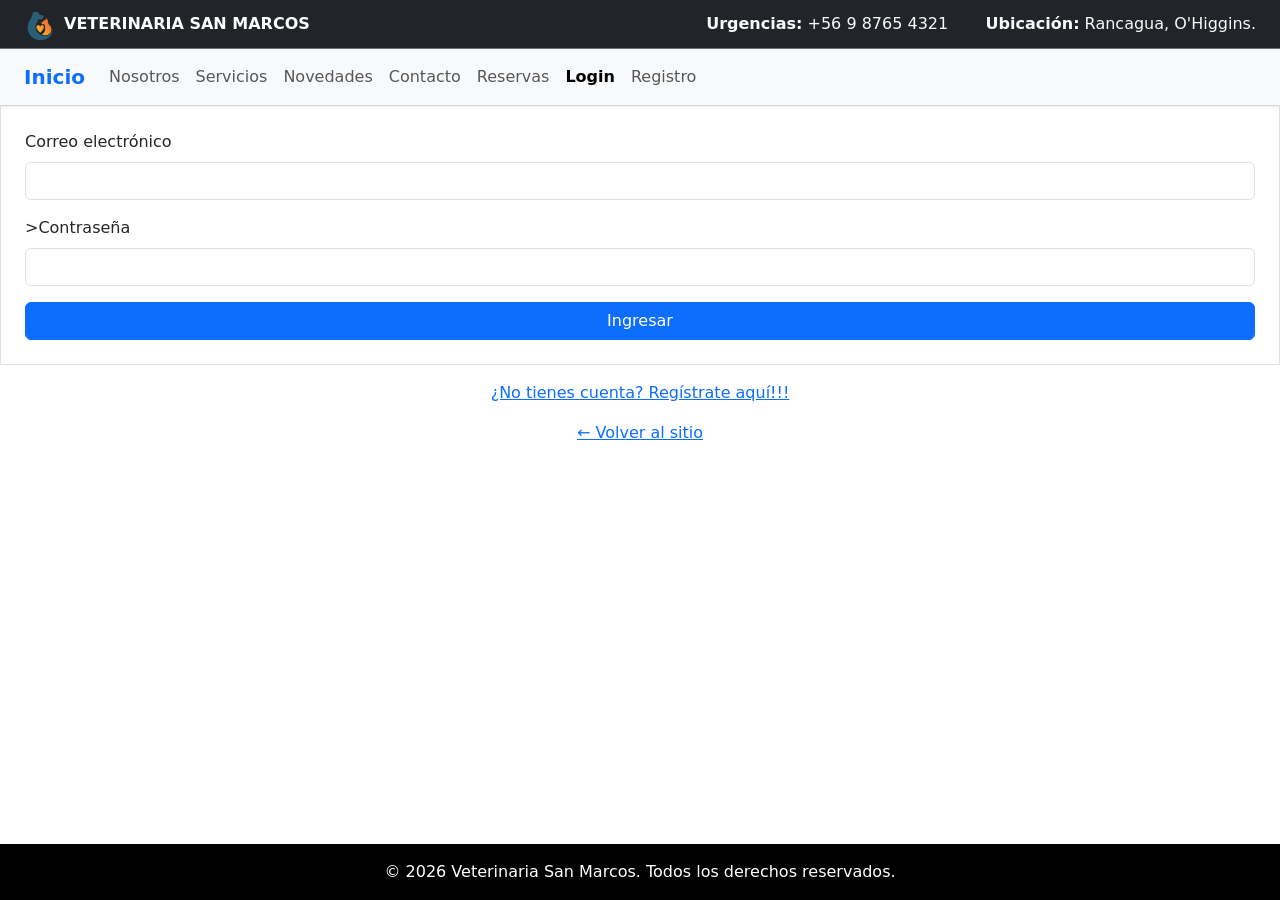
<file: usuarios-admin.html>
<!DOCTYPE html>
<html lang="es">
<head>
  <meta charset="UTF-8">
  <meta name="viewport" content="width=device-width, initial-scale=1.0">
  <!-- CDN de Bootstrap 5 -->
  <link href="https://cdn.jsdelivr.net/npm/bootstrap@5.3.3/dist/css/bootstrap.min.css" rel="stylesheet">
  <!-- Estilos personalizados -->
  <link rel="stylesheet" href="style_nos.css">
  <link rel="stylesheet" href="style.css">
  <title>Mantenedor de Usuarios - Veterinaria San Marcos</title>
</head>

<body class="d-flex flex-column min-vh-100">
  
  <main class="flex-grow-1">
    
    <!-- Topbar Identificadora -->
    <div class="bg-dark text-white py-2 border-bottom border-secondary">
      <div class="container-fluid px-4">
        <div class="d-flex flex-wrap align-items-center justify-content-between gap-2 gap-md-3">
          
          <!-- Logo e Identidad -->
          <a href="index-admin.html" class="d-flex align-items-center text-decoration-none text-white">
            <img src="images/index/Stylized Logo with Dog and Cat Silhouette.png" alt="Logo San Marcos" height="32" class="me-2">
            <span class="fw-bold fs-6 text-uppercase tracking-wide">Veterinaria San Marcos | Panel Admin</span>
          </a>

          <!-- Información del sistema -->
          <div class="d-flex flex-wrap align-items-center gap-2 gap-md-3 fs-6 text-light">
            <span class="badge bg-danger text-uppercase">Modo Administrador</span>
            <span class="text-muted d-none d-sm-inline">|</span>
            <span><strong>Ubicación:</strong> Rancagua, O'Higgins.</span>
          </div>

        </div>
      </div>
    </div>

    <!-- Navbar exclusivo de Administración -->
    <nav class="navbar navbar-expand-lg navbar-dark bg-dark shadow-sm border-bottom border-secondary">
      <div class="container-fluid px-4">
        
        <a class="navbar-brand fw-bold text-danger d-flex align-items-center gap-2" href="index-admin.html">
          <span></span> Admin Panel
        </a>
        
        <button class="navbar-toggler" type="button" data-bs-toggle="collapse" data-bs-target="#navbarNavAdmin" aria-controls="navbarNavAdmin" aria-expanded="false" aria-label="Toggle navigation">
          <span class="navbar-toggler-icon"></span>
        </button>

        <div class="collapse navbar-collapse" id="navbarNavAdmin">
          
          <!-- Opciones de navegación administrativa -->
          <ul class="navbar-nav me-auto">
            
            <li class="nav-item">
              <a class="nav-link" href="servicios-admin.html">Mantenedor de Servicios</a>
            </li>
            <li class="nav-item">
              <a class="nav-link active fw-bold" href="usuarios-admin.html">Mantenedor de Usuarios</a>
            </li>
            <li class="nav-item">
              <a class="nav-link" href="reservas-admin.html">Gestión de Reservas</a>
            </li>
          </ul>

          <!-- Único botón a la derecha -->
          <div class="d-flex gap-2 mt-2 mt-lg-0 align-items-center">
            <a href="index.html" class="btn btn-outline-light btn-sm fw-bold px-3 d-flex align-items-center gap-2">
              <span></span> Ver Sitio Público
            </a>
          </div>

        </div>
      </div>
    </nav>

    <!-- Contenido del Mantenedor -->
    <section class="container my-5">
      <h1 class="titulo-principal mb-4">Mantenedor de Usuarios</h1>

      <!-- Tabla de Usuarios registrados -->
      <div class="table-responsive shadow-sm rounded mb-5">
        <table class="table table-bordered table-hover bg-white mb-0">
          <thead class="table-dark">
            <tr>
              <th>RUN</th>
              <th>Nombre</th>
              <th>Correo</th>
              <th>Tipo</th>
              <th class="text-center">Acción</th>
            </tr>
          </thead>
          <tbody id="cuerpo-tabla-usuarios"></tbody>
        </table>
      </div>

      <!-- Formulario para Crear / Editar Usuario -->
      <div class="card shadow-sm col-md-8 col-lg-6">
        <div class="card-header bg-light">
          <h2 class="h5 mb-0 fw-bold text-secondary">Crear / Editar Usuario</h2>
        </div>
        <div class="card-body">
          <form id="form-usuario" onsubmit="guardarUsuario(event)">
            <input type="hidden" id="edit-indice">
            
            <div class="mb-3">
              <label for="edit-run" class="form-label fw-bold">RUN (sin puntos ni guion)</label>
              <input type="text" class="form-control" id="edit-run" maxlength="10" required>
            </div>
            
            <div class="mb-3">
              <label for="edit-nombre" class="form-label fw-bold">Nombre</label>
              <input type="text" class="form-control" id="edit-nombre" maxlength="50" required>
            </div>
            
            <div class="mb-3">
              <label for="edit-apellidos" class="form-label fw-bold">Apellidos</label>
              <input type="text" class="form-control" id="edit-apellidos" maxlength="100" required>
            </div>
            
            <div class="mb-3">
              <label for="edit-correo" class="form-label fw-bold">Correo electrónico</label>
              <input type="email" class="form-control" id="edit-correo" maxlength="100" required>
            </div>
            
            <div class="mb-3">
              <label for="edit-tipo" class="form-label fw-bold">Tipo de usuario</label>
              <select class="form-select" id="edit-tipo" required>
                <option value="">Selecciona una opción</option>
                <option value="Administrador">Administrador</option>
                <option value="Recepcionista">Recepcionista</option>
                <option value="Cliente">Cliente</option>
              </select>
            </div>
            
            <p id="mensaje-admin-usuarios" class="fw-bold"></p>
            
            <button type="submit" class="btn btn-primary fw-bold">
              Guardar usuario
            </button>
          </form>
        </div>
      </div>
    </section>

  </main>

  <!-- Footer -->
  <footer class="text-white text-center p-3 mt-auto" style="background-color: #000000;">
    <p class="mb-0">&copy; 2026 Veterinaria San Marcos. Todos los derechos reservados.</p>
  </footer>

  <!-- Scripts -->
  <script src="https://cdn.jsdelivr.net/npm/bootstrap@5.3.3/dist/js/bootstrap.bundle.min.js"></script>
  <script src="admin.js"></script>
  <script src="usuarios-validaciones.js"></script>
  <script src="usuarios-admin.js"></script>
  <script>
    document.addEventListener("DOMContentLoaded", () => {
      if (typeof mostrarTablaUsuarios === "function") {
        mostrarTablaUsuarios();
      }
    });
  </script>
</body>
</html>
</file>
<file: style_nos.css>
/* Estilos para la sección Nosotros */
.titulo-principal {
  color: #0d6efd;
  font-weight: bold;
}

.subtitulo-nosotros {
  color: #6c757d;
  font-size: 1.2rem;
}

.titulo-seccion {
  color: #212529;
  border-bottom: 2px solid #0d6efd;
  padding-bottom: 8px;
  margin-bottom: 15px;
}

.texto-parrafo {
  font-size: 1.05rem;
  line-height: 1.7;
  color: #495057;
}

.bloque-historia, .bloque-equipo {
  background-color: #f8f9fa;
  padding: 25px;
  border-radius: 8px;
  border-left: 4px solid #0d6efd;
}

.lista-equipo li {
  margin-bottom: 10px;
  font-size: 1rem;
}

.tarjeta-mision, .tarjeta-vision {
  background-color: #ffffff;
  border: 1px solid #dee2e6;
  border-radius: 8px;
  padding: 20px;
  box-shadow: 0 2px 5px rgba(0,0,0,0.05);
}

.titulo-subseccion {
  color: #198754;
  margin-bottom: 12px;
}
</file>
<file: style.css>
/* al final hice solo 1 porque era mas facil poner un coso de titulo-principal para todos los titulos principales en vez de hacer muchos css ONO.*/


body {
  font-family: system-ui, "Segoe UI", Arial, sans-serif;
  color: #262626;
}





/* Los textos y títulos */
.titulo-principal {
  color: #1a1a1a;
  font-weight: 600;
}

.subtitulo-nosotros {
  color: #6c6c6c;
}

.titulo-seccion {
  color: #1a1a1a;
  font-weight: 600;
  border-bottom: 1px solid #dcdcdc;
  padding-bottom: 8px;
  margin-bottom: 20px;
}

.titulo-subseccion {
  color: #1a1a1a;
  font-weight: 600;
}

.texto-parrafo {
  color: #444;
  line-height: 1.6;
}

.texto-categoria {
  color: #888;
  font-size: 0.8rem;
  text-transform: uppercase;
  letter-spacing: 0.03em;
  margin-bottom: 4px;
}








/* Misión y vision */
.bloque-mision-vision {
  border-top: 1px solid #dcdcdc;
  padding-top: 25px;
}




/* Tarjetitas de servicios y novedades */
.tarjeta-item {
  border: 1px solid #e2e2e2;
  overflow: hidden;
  background-color: #fff;
  height: 100%;
}

.tarjeta-item img {
  width: 100%;
  height: 170px;
  object-fit: cover;
  display: block;
}

.tarjeta-item .cuerpo-tarjeta {
  padding: 15px;
}

.precio-servicio {
  font-weight: 600;
  color: #1a1a1a;
}




/* Botoncitos de los filtros en servicio */
.filtro-categoria {
  color: #555;
  text-decoration: none;
  margin-right: 18px;
  padding-bottom: 3px;
  border-bottom: 2px solid transparent;
  display: inline-block;
}

.filtro-categoria:hover {
  color: var(--bs-primary);
}

.filtro-categoria.filtro-activo {
  color: var(--bs-primary);
  border-bottom: 2px solid var(--bs-primary);
  font-weight: 600;
}





/* Panel de administración que tiene aura de hombre de negocios importante*/
/* El important lo descubri recien y es para que use los colores que ppuse aca y no arriba...*/
.navbar-admin {
  background-color: #1f1f1f !important;
}

.navbar-admin .nav-link {
  color: #e6e6e6 !important;
}

.navbar-admin .navbar-brand {
  color: #ffffff !important;
}






/*gangster footera criminalera*/
.footer-vsm {
  background-color: #1a1a1a;
  color: #cfcfcf;
  border-top: 3px solid var(--bs-primary);
}

.footer-vsm h6 {
  color: #fff;
  font-weight: 600;
  font-size: 0.85rem;
  text-transform: uppercase;
  letter-spacing: 0.03em;
  margin-bottom: 10px;
}

.footer-vsm p,
.footer-vsm a {
  color: #b8b8b8;
  font-size: 0.9rem;
}

.footer-vsm a {
  text-decoration: none;
}

.footer-vsm a:hover {
  color: #fff;
}

.footer-vsm .copyright {
  border-top: 1px solid #333;
  margin-top: 15px;
  padding-top: 15px;
  font-size: 0.8rem;
  color: #888;
}



/* Mensajes de validación de formularios */
.mensaje-error {
  color: #b02a37;
  font-size: 0.9rem;
}

.mensaje-ok {
  color: #1a7a4c;
  font-weight: 600;
}
</file>
